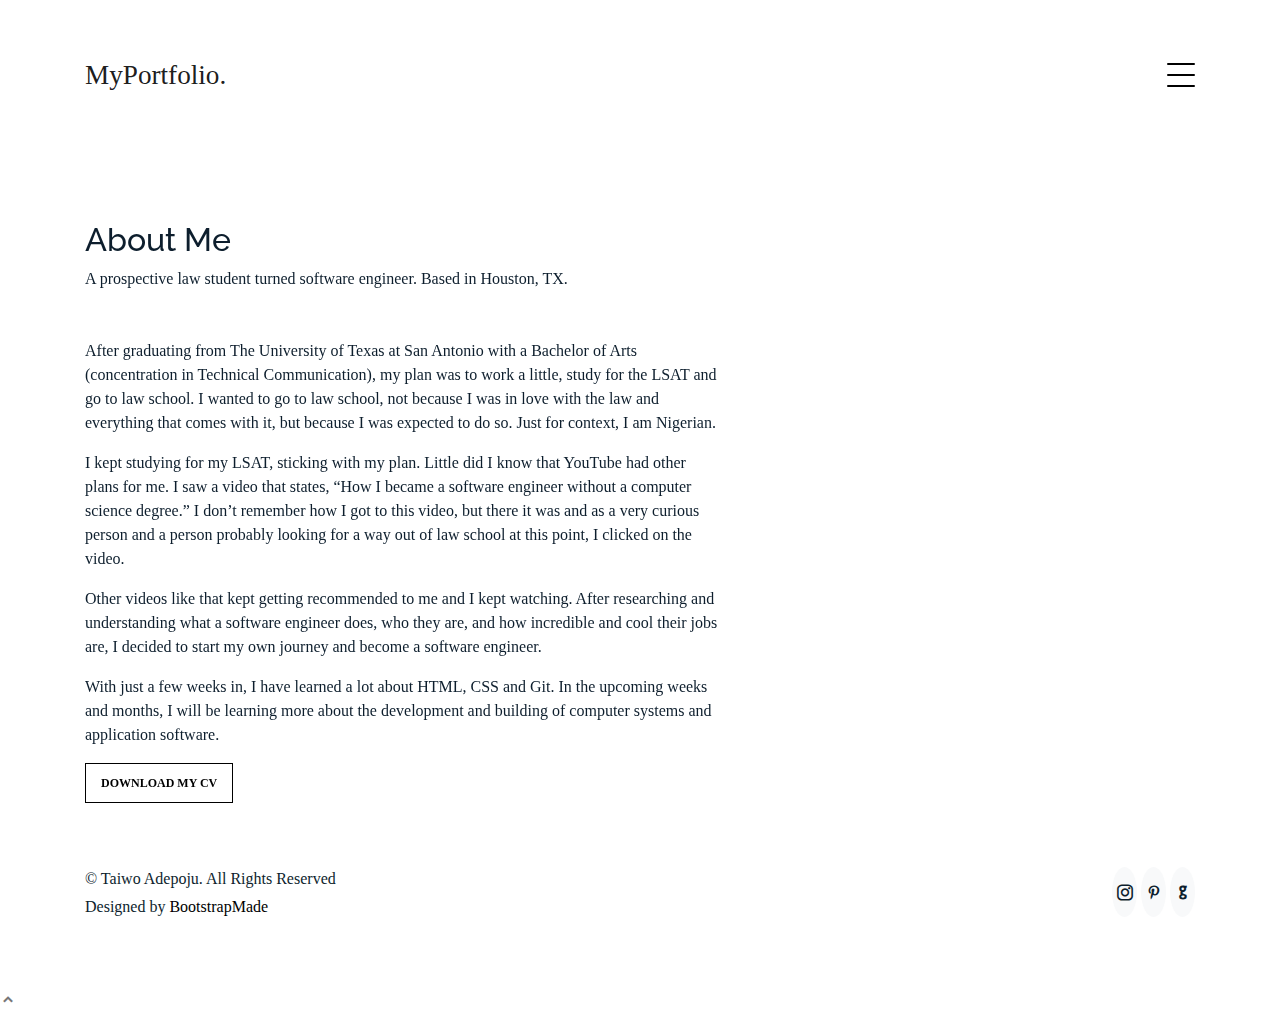
<file: about.html>
<!DOCTYPE html>
<html lang="en">

<head>
  <meta charset="utf-8">
  <meta content="width=device-width, initial-scale=1.0" name="viewport">

  <title>MyPortfolio Bootstrap Template - About</title>
  <meta content="" name="descriptison">
  <meta content="" name="keywords">

  <!-- Favicons -->
  <link href="assets/img/favicon.png" rel="icon">
  <link href="assets/img/apple-touch-icon.png" rel="apple-touch-icon">

  <!-- Google Fonts -->
  <link href="https://fonts.googleapis.com/css?family=https://fonts.googleapis.com/css?family=Inconsolata:400,500,600,700|Raleway:400,400i,500,500i,600,600i,700,700i" rel="stylesheet">

  <!-- Vendor CSS Files -->
  <link href="assets/vendor/bootstrap/css/bootstrap.min.css" rel="stylesheet">
  <link href="assets/vendor/icofont/icofont.min.css" rel="stylesheet">
  <link href="assets/vendor/aos/aos.css" rel="stylesheet">
  <link href="assets/vendor/line-awesome/css/line-awesome.min.css" rel="stylesheet">
  <link href="assets/vendor/owl.carousel/assets/owl.carousel.min.css" rel="stylesheet">

  <!-- Template Main CSS File -->
  <link href="assets/css/style.css" rel="stylesheet">

  <!-- =======================================================
  * Template Name: MyPortfolio - v2.0.0
  * Template URL: https://bootstrapmade.com/myportfolio-bootstrap-portfolio-website-template/
  * Author: BootstrapMade.com
  * License: https://bootstrapmade.com/license/
  ======================================================== -->
</head>

<body>

  <!-- ======= Navbar ======= -->
  <div class="collapse navbar-collapse custom-navmenu" id="main-navbar">
    <div class="container py-2 py-md-5">
      <div class="row align-items-start">
        <div class="col-md-2">
          <ul class="custom-menu">
            <li><a href="index.html">Home</a></li>
            <li class="active"><a href="about.html">About Me</a></li>
            <!--
            <li><a href="services.html">Services</a></li>
          -->
            <li><a href="work-single.html">Work</a></li>
          
            <li><a href="contact.html">Contact</a></li>
          </ul>
        </div>
        <!--
        <div class="col-md-6 d-none d-md-block  mr-auto">
          <div class="tweet d-flex">
            <span class="icofont-twitter text-white mt-2 mr-3"></span>
            <div>
              <p><em>Lorem ipsum dolor sit amet consectetur adipisicing elit. Quisquam necessitatibus incidunt ut officiis explicabo inventore. <br> <a href="#">t.co/v82jsk</a></em></p>
            </div>
          </div>
        </div>
        <div class="col-md-4 d-none d-md-block">
          <h3>Hire Me</h3>
          <p>Lorem ipsum dolor sit amet consectetur adipisicing elit. Quisquam necessitatibus incidunt ut officiisexplicabo inventore. <br> <a href="#">myemail@gmail.com</a></p>
        </div>
      -->
      </div>


    </div>
  </div>

  <nav class="navbar navbar-light custom-navbar">
    <div class="container">
      <a class="navbar-brand" href="index.html">MyPortfolio.</a>

      <a href="#" class="burger" data-toggle="collapse" data-target="#main-navbar">
        <span></span>
      </a>

    </div>
  </nav>

  <main id="main">

    <section class="section pb-5">
      <div class="container">
        <div class="row mb-5 align-items-end">
          <div class="col-md-6" data-aos="fade-up">

            <h2>About Me</h2>
            <p class="mb-0">A prospective law student turned software engineer. Based in Houston, TX.</p>
          </div>

        </div>


        <div class="row">
          <!--
          <div class="col-md-4 ml-auto order-2" data-aos="fade-up">
            <h3 class="h3 mb-4">Skills</h3>
            <ul class="list-unstyled">
              <li class="mb-3">
                <div class="d-flex mb-1">
                  <strong>WordPress</strong>
                  <span class="ml-auto">80%</span>
                </div>
                <div class="progress custom-progress">
                  <div class="progress-bar" role="progressbar" style="width: 80%" aria-valuenow="80" aria-valuemin="0" aria-valuemax="100"></div>
                </div>
              </li>
              <li class="mb-3">
                <div class="d-flex mb-1">
                  <strong>Photoshop</strong>
                  <span class="ml-auto">96%</span>
                </div>
                <div class="progress custom-progress">
                  <div class="progress-bar" role="progressbar" style="width: 96%" aria-valuenow="96" aria-valuemin="0" aria-valuemax="100"></div>
                </div>
              </li>
              <li class="mb-3">
                <div class="d-flex mb-1">
                  <strong>HTML5/CSS3</strong>
                  <span class="ml-auto">99%</span>
                </div>
                <div class="progress custom-progress">
                  <div class="progress-bar" role="progressbar" style="width: 99%" aria-valuenow="99" aria-valuemin="0" aria-valuemax="100"></div>
                </div>
              </li>
              <li class="mb-3">
                <div class="d-flex mb-1">
                  <strong>Veu</strong>
                  <span class="ml-auto">87%</span>
                </div>
                <div class="progress custom-progress">
                  <div class="progress-bar" role="progressbar" style="width: 87%" aria-valuenow="87" aria-valuemin="0" aria-valuemax="100"></div>
                </div>
              </li>
              <li class="mb-3">
                <div class="d-flex mb-1">
                  <strong>Angular</strong>
                  <span class="ml-auto">85%</span>
                </div>
                <div class="progress custom-progress">
                  <div class="progress-bar" role="progressbar" style="width: 85%" aria-valuenow="85" aria-valuemin="0" aria-valuemax="100"></div>
                </div>
              </li>
              <li class="mb-3">
                <div class="d-flex mb-1">
                  <strong>React</strong>
                  <span class="ml-auto">88%</span>
                </div>
                <div class="progress custom-progress">
                  <div class="progress-bar" role="progressbar" style="width: 88%" aria-valuenow="88" aria-valuemin="0" aria-valuemax="100"></div>
                </div>
              </li>
            </ul>
          </div>
        -->

          <div class="col-md-7 mb-5 mb-md-0" data-aos="fade-up">
            <!--
            <p><img src="assets/img/person_1_sq.jpg" alt="Image" class="img-fluid"></p>
          -->
            <p>After graduating from The University of Texas at San Antonio with a Bachelor of Arts (concentration in Technical Communication), my plan was to work a little, study for the LSAT and go to law school. I wanted to go to law school, not because I was in love with the law and everything that comes with it, but because I was expected to do so. Just for context, I am Nigerian.</p>
            <p>I kept studying for my LSAT, sticking with my plan. Little did I know that YouTube had other plans for me. I saw a video that states, “How I became a software engineer without a computer science degree.” I don’t remember how I got to this video, but there it was and as a very curious person and a person probably looking for a way out of law school at this point, I clicked on the video.</p>
            <p>Other videos like that kept getting recommended to me and I kept watching. After researching and understanding what a software engineer does, who they are, and how incredible and cool their jobs are, I decided to start my own journey and become a software engineer.</p>
            <p>With just a few weeks in, I have learned a lot about HTML, CSS and Git. In the upcoming weeks and months, I will be learning more about the development and building of computer systems and application software.</p>
            <p><a href="#" class="readmore">Download my CV</a></p>
          </div>

        </div>

      </div>

    </section>

  </main><!-- End #main -->

  <!-- ======= Footer ======= -->
  <footer class="footer" role="contentinfo">
    <div class="container">
      <div class="row">
        <div class="col-sm-6">
          <p class="mb-1">&copy; Taiwo Adepoju. All Rights Reserved</p>
          <div class="credits">
            <!--
            All the links in the footer should remain intact.
            You can delete the links only if you purchased the pro version.
            Licensing information: https://bootstrapmade.com/license/
            Purchase the pro version with working PHP/AJAX contact form: https://bootstrapmade.com/buy/?theme=MyPortfolio
          -->
            Designed by <a href="https://bootstrapmade.com/">BootstrapMade</a>
          </div>
        </div>
        <div class="col-sm-6 social text-md-right">
          <a href="https://www.instagram.com"><span class="icofont-instagram"></span></a>
          <a href="https://www.pinterest.com/taiwoadepoju/boards/"><span class="icofont-pinterest"></span></a>
          <a href="https://github.com/tadepoju95?tab=repositories"><span class="icofont-github"></span></a>
          <!--
          <a href="#"><span class="icofont-behance"></span></a>
        -->
        </div>
      </div>
    </div>
  </footer>

  <a href="#" class="back-to-top"><i class="icofont-simple-up"></i></a>

  <!-- Vendor JS Files -->
  <script src="assets/vendor/jquery/jquery.min.js"></script>
  <script src="assets/vendor/bootstrap/js/bootstrap.bundle.min.js"></script>
  <script src="assets/vendor/jquery.easing/jquery.easing.min.js"></script>
  <script src="assets/vendor/php-email-form/validate.js"></script>
  <script src="assets/vendor/aos/aos.js"></script>
  <script src="assets/vendor/isotope-layout/isotope.pkgd.min.js"></script>
  <script src="assets/vendor/owl.carousel/owl.carousel.min.js"></script>

  <!-- Template Main JS File -->
  <script src="assets/js/main.js"></script>

</body>

</html>
</file>
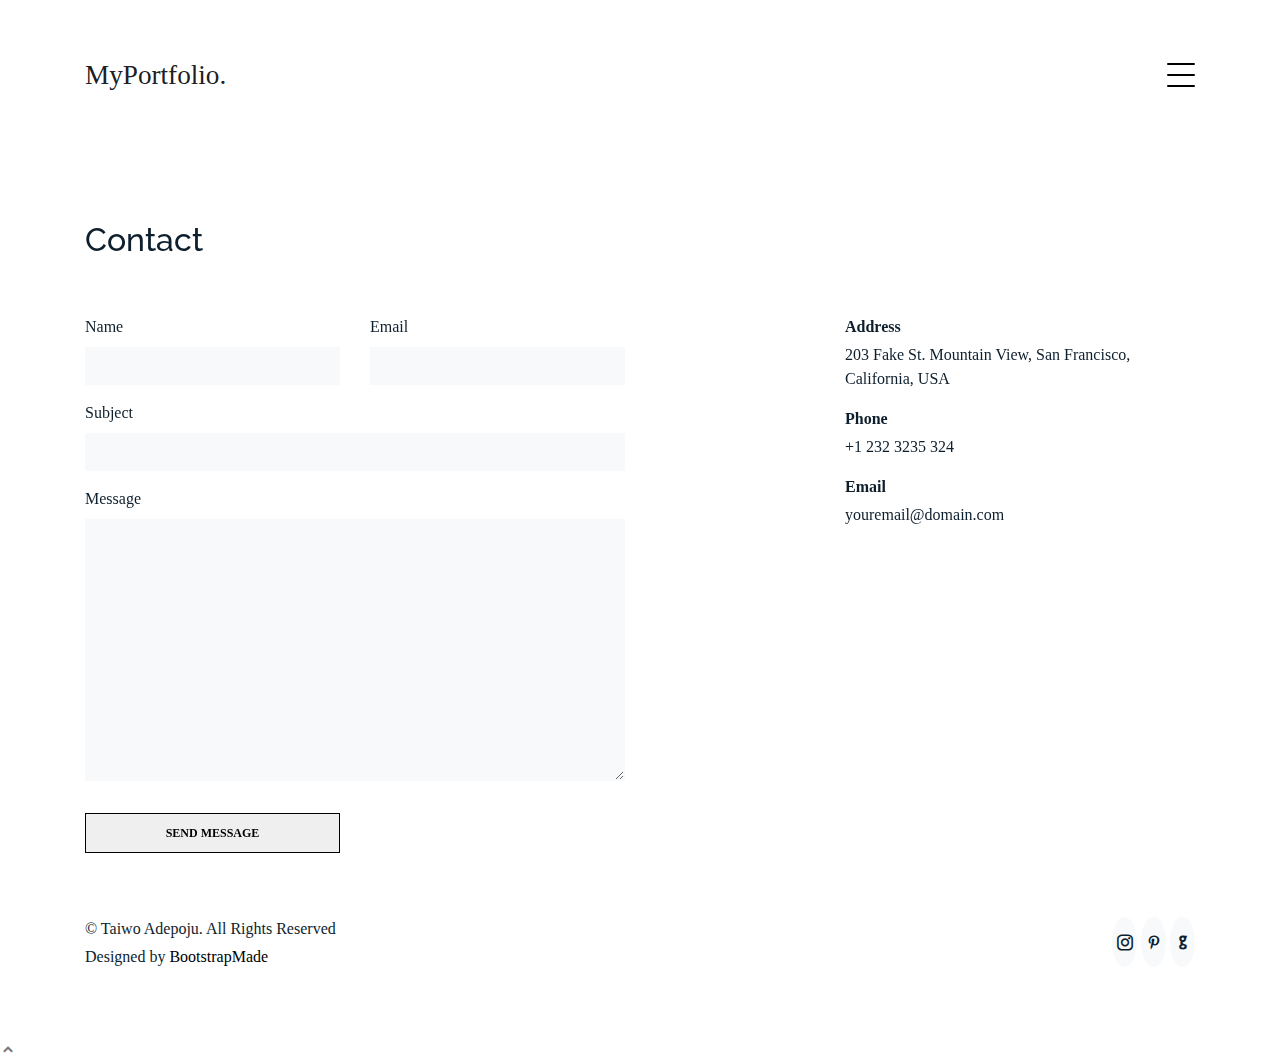
<file: contact.html>
<!DOCTYPE html>
<html lang="en">

<head>
  <meta charset="utf-8">
  <meta content="width=device-width, initial-scale=1.0" name="viewport">

  <title>MyPortfolio Bootstrap Template - Contact</title>
  <meta content="" name="descriptison">
  <meta content="" name="keywords">

  <!-- Favicons -->
  <link href="assets/img/favicon.png" rel="icon">
  <link href="assets/img/apple-touch-icon.png" rel="apple-touch-icon">

  <!-- Google Fonts -->
  <link href="https://fonts.googleapis.com/css?family=https://fonts.googleapis.com/css?family=Inconsolata:400,500,600,700|Raleway:400,400i,500,500i,600,600i,700,700i" rel="stylesheet">

  <!-- Vendor CSS Files -->
  <link href="assets/vendor/bootstrap/css/bootstrap.min.css" rel="stylesheet">
  <link href="assets/vendor/icofont/icofont.min.css" rel="stylesheet">
  <link href="assets/vendor/aos/aos.css" rel="stylesheet">
  <link href="assets/vendor/line-awesome/css/line-awesome.min.css" rel="stylesheet">
  <link href="assets/vendor/owl.carousel/assets/owl.carousel.min.css" rel="stylesheet">

  <!-- Template Main CSS File -->
  <link href="assets/css/style.css" rel="stylesheet">

  <!-- =======================================================
  * Template Name: MyPortfolio - v2.0.0
  * Template URL: https://bootstrapmade.com/myportfolio-bootstrap-portfolio-website-template/
  * Author: BootstrapMade.com
  * License: https://bootstrapmade.com/license/
  ======================================================== -->
</head>

<body>

  <!-- ======= Navbar ======= -->
  <div class="collapse navbar-collapse custom-navmenu" id="main-navbar">
    <div class="container py-2 py-md-5">
      <div class="row align-items-start">
        <div class="col-md-2">
          <ul class="custom-menu">
            <li><a href="index.html">Home</a></li>
            <li><a href="about.html">About Me</a></li>
            <!--
            <li><a href="services.html">Services</a></li>
          -->
            <li><a href="work-single.html">Work</a></li>
          
            <li class="active"><a href="contact.html">Contact</a></li>
          </ul>
        </div>
        <!--
        <div class="col-md-6 d-none d-md-block  mr-auto">
          <div class="tweet d-flex">
            <span class="icofont-twitter text-white mt-2 mr-3"></span>
            <div>
              <p><em>Lorem ipsum dolor sit amet consectetur adipisicing elit. Quisquam necessitatibus incidunt ut officiis explicabo inventore. <br> <a href="#">t.co/v82jsk</a></em></p>
            </div>
          </div>
        </div>
        <div class="col-md-4 d-none d-md-block">
          <h3>Hire Me</h3>
          <p>Lorem ipsum dolor sit amet consectetur adipisicing elit. Quisquam necessitatibus incidunt ut officiisexplicabo inventore. <br> <a href="#">myemail@gmail.com</a></p>
        </div>
      -->
      </div>

    </div>
  </div>

  <nav class="navbar navbar-light custom-navbar">
    <div class="container">
      <a class="navbar-brand" href="index.html">MyPortfolio.</a>

      <a href="#" class="burger" data-toggle="collapse" data-target="#main-navbar">
        <span></span>
      </a>

    </div>
  </nav>

  <main id="main">

    <section class="section pb-5">
      <div class="container">

        <div class="row mb-5 align-items-end">
          <div class="col-md-6" data-aos="fade-up">
            <h2>Contact</h2>
            <!--
            <p class="mb-0">Lorem ipsum dolor sit amet consectetur adipisicing elit. Quisquam necessitatibus incidunt ut
              officiis explicabo inventore.
            </p>
          -->
          </div>

        </div>

        <div class="row">
          <div class="col-md-6 mb-5 mb-md-0" data-aos="fade-up">

            <form action="forms/contact.php" method="post" role="form" class="php-email-form">

              <div class="row">
                <div class="col-md-6 form-group">
                  <label for="name">Name</label>
                  <input type="text" name="name" class="form-control" id="name" data-rule="minlen:4" data-msg="Please enter at least 4 chars" />
                  <div class="validate"></div>
                </div>
                <div class="col-md-6 form-group">
                  <label for="name">Email</label>
                  <input type="email" class="form-control" name="email" id="email" data-rule="email" data-msg="Please enter a valid email" />
                  <div class="validate"></div>
                </div>
                <div class="col-md-12 form-group">
                  <label for="name">Subject</label>
                  <input type="text" class="form-control" name="subject" id="subject" data-rule="minlen:4" data-msg="Please enter at least 8 chars of subject" />
                  <div class="validate"></div>
                </div>
                <div class="col-md-12 form-group">
                  <label for="name">Message</label>
                  <textarea class="form-control" name="message" cols="30" rows="10" data-rule="required" data-msg="Please write something for us"></textarea>
                  <div class="validate"></div>
                </div>

                <div class="col-md-12 mb-3">
                  <div class="loading">Loading</div>
                  <div class="error-message"></div>
                  <div class="sent-message">Your message has been sent. Thank you!</div>
                </div>

                <div class="col-md-6 form-group">
                  <input type="submit" class="readmore d-block w-100" value="Send Message">
                </div>
              </div>

            </form>

          </div>

          <div class="col-md-4 ml-auto order-2" data-aos="fade-up">
            <ul class="list-unstyled">
              <li class="mb-3">
                <strong class="d-block mb-1">Address</strong>
                <span>203 Fake St. Mountain View, San Francisco, California, USA</span>
              </li>
              <li class="mb-3">
                <strong class="d-block mb-1">Phone</strong>
                <span>+1 232 3235 324</span>
              </li>
              <li class="mb-3">
                <strong class="d-block mb-1">Email</strong>
                <span>youremail@domain.com</span>
              </li>
            </ul>
          </div>

        </div>

      </div>

    </section>

  </main><!-- End #main -->

  <!-- ======= Footer ======= -->
  <footer class="footer" role="contentinfo">
    <div class="container">
      <div class="row">
        <div class="col-sm-6">
          <p class="mb-1">&copy; Taiwo Adepoju. All Rights Reserved</p>
          <div class="credits">
            <!--
            All the links in the footer should remain intact.
            You can delete the links only if you purchased the pro version.
            Licensing information: https://bootstrapmade.com/license/
            Purchase the pro version with working PHP/AJAX contact form: https://bootstrapmade.com/buy/?theme=MyPortfolio
          -->
            Designed by <a href="https://bootstrapmade.com/">BootstrapMade</a>
          </div>
        </div>
        <div class="col-sm-6 social text-md-right">
          <a href="https://www.instagram.com"><span class="icofont-instagram"></span></a>
          <a href="https://www.pinterest.com/taiwoadepoju/boards/"><span class="icofont-pinterest"></span></a>
          <a href="https://github.com/tadepoju95?tab=repositories"><span class="icofont-github"></span></a>
          <!--
          <a href="#"><span class="icofont-behance"></span></a>
        -->
        </div>
      </div>
    </div>
  </footer>

  <a href="#" class="back-to-top"><i class="icofont-simple-up"></i></a>

  <!-- Vendor JS Files -->
  <script src="assets/vendor/jquery/jquery.min.js"></script>
  <script src="assets/vendor/bootstrap/js/bootstrap.bundle.min.js"></script>
  <script src="assets/vendor/jquery.easing/jquery.easing.min.js"></script>
  <script src="assets/vendor/php-email-form/validate.js"></script>
  <script src="assets/vendor/aos/aos.js"></script>
  <script src="assets/vendor/isotope-layout/isotope.pkgd.min.js"></script>
  <script src="assets/vendor/owl.carousel/owl.carousel.min.js"></script>

  <!-- Template Main JS File -->
  <script src="assets/js/main.js"></script>

</body>

</html>
</file>
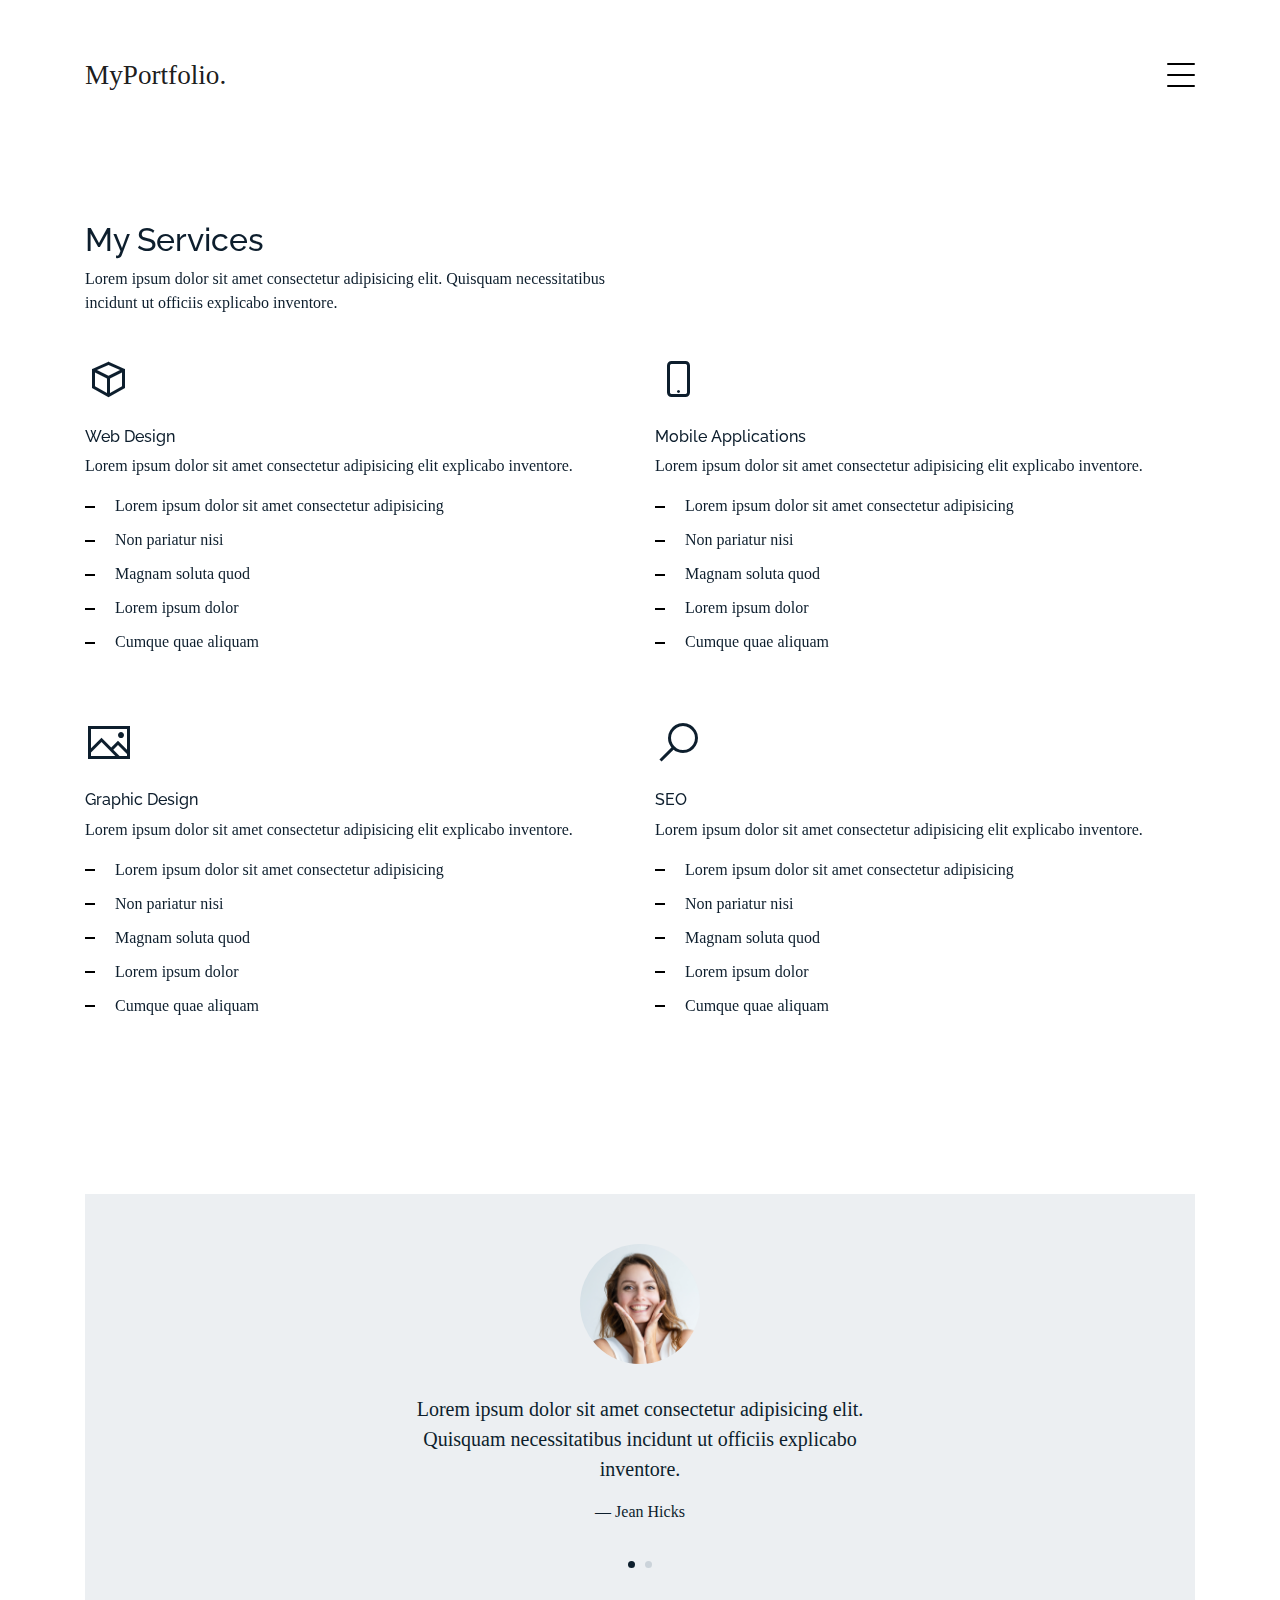
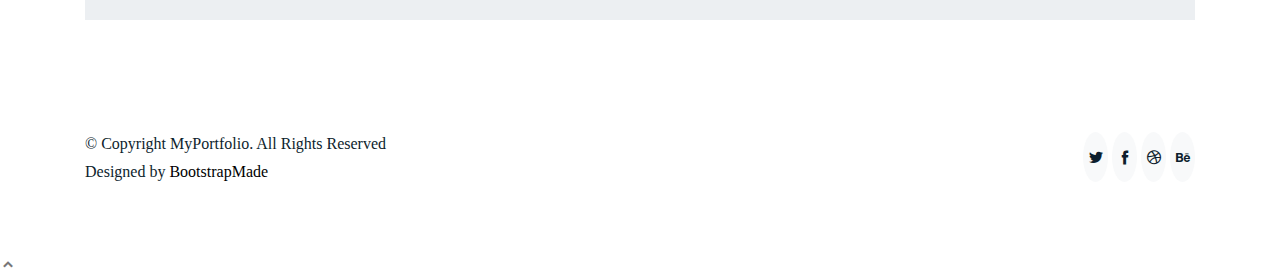
<file: services.html>
<!DOCTYPE html>
<html lang="en">

<head>
  <meta charset="utf-8">
  <meta content="width=device-width, initial-scale=1.0" name="viewport">

  <title>MyPortfolio Bootstrap Template - Services</title>
  <meta content="" name="descriptison">
  <meta content="" name="keywords">

  <!-- Favicons -->
  <link href="assets/img/favicon.png" rel="icon">
  <link href="assets/img/apple-touch-icon.png" rel="apple-touch-icon">

  <!-- Google Fonts -->
  <link href="https://fonts.googleapis.com/css?family=https://fonts.googleapis.com/css?family=Inconsolata:400,500,600,700|Raleway:400,400i,500,500i,600,600i,700,700i" rel="stylesheet">

  <!-- Vendor CSS Files -->
  <link href="assets/vendor/bootstrap/css/bootstrap.min.css" rel="stylesheet">
  <link href="assets/vendor/icofont/icofont.min.css" rel="stylesheet">
  <link href="assets/vendor/aos/aos.css" rel="stylesheet">
  <link href="assets/vendor/line-awesome/css/line-awesome.min.css" rel="stylesheet">
  <link href="assets/vendor/owl.carousel/assets/owl.carousel.min.css" rel="stylesheet">

  <!-- Template Main CSS File -->
  <link href="assets/css/style.css" rel="stylesheet">

  <!-- =======================================================
  * Template Name: MyPortfolio - v2.0.0
  * Template URL: https://bootstrapmade.com/myportfolio-bootstrap-portfolio-website-template/
  * Author: BootstrapMade.com
  * License: https://bootstrapmade.com/license/
  ======================================================== -->
</head>

<body>

  <!-- ======= Navbar ======= -->
  <div class="collapse navbar-collapse custom-navmenu" id="main-navbar">
    <div class="container py-2 py-md-5">
      <div class="row align-items-start">
        <div class="col-md-2">
          <ul class="custom-menu">
            <li><a href="index.html">Home</a></li>
            <li><a href="about.html">About Me</a></li>
            <li class="active"><a href="services.html">Services</a></li>
            <li><a href="works.html">Works</a></li>
            <li><a href="contact.html">Contact</a></li>
          </ul>
        </div>
        <div class="col-md-6 d-none d-md-block  mr-auto">
          <div class="tweet d-flex">
            <span class="icofont-twitter text-white mt-2 mr-3"></span>
            <div>
              <p><em>Lorem ipsum dolor sit amet consectetur adipisicing elit. Quisquam necessitatibus incidunt ut officiis explicabo inventore. <br> <a href="#">t.co/v82jsk</a></em></p>
            </div>
          </div>
        </div>
        <div class="col-md-4 d-none d-md-block">
          <h3>Hire Me</h3>
          <p>Lorem ipsum dolor sit amet consectetur adipisicing elit. Quisquam necessitatibus incidunt ut officiisexplicabo inventore. <br> <a href="#">myemail@gmail.com</a></p>
        </div>
      </div>

    </div>
  </div>

  <nav class="navbar navbar-light custom-navbar">
    <div class="container">
      <a class="navbar-brand" href="index.html">MyPortfolio.</a>

      <a href="#" class="burger" data-toggle="collapse" data-target="#main-navbar">
        <span></span>
      </a>

    </div>
  </nav>

  <main id="main">

    <section class="section">
      <div class="container">
        <div class="row mb-4 align-items-center">
          <div class="col-md-6" data-aos="fade-up">

            <h2>My Services</h2>
            <p>Lorem ipsum dolor sit amet consectetur adipisicing elit. Quisquam necessitatibus incidunt ut officiis
              explicabo inventore.</p>

          </div>

        </div>
      </div>

      <div class="site-section pb-0">
        <div class="container">

          <div class="row">

            <div class="col-12 col-sm-6 col-md-6 col-lg-6 mb-5" data-aos="fade-up" data-aos-delay="">
              <span class="la la-cube la-3x mb-4"></span>
              <h4 class="h4 mb-2">Web Design</h4>
              <p>Lorem ipsum dolor sit amet consectetur adipisicing elit explicabo inventore.</p>
              <ul class="list-unstyled list-line">
                <li>Lorem ipsum dolor sit amet consectetur adipisicing</li>
                <li>Non pariatur nisi</li>
                <li>Magnam soluta quod</li>
                <li>Lorem ipsum dolor</li>
                <li>Cumque quae aliquam</li>
              </ul>
            </div>
            <div class="col-12 col-sm-6 col-md-6 col-lg-6 mb-5" data-aos="fade-up" data-aos-delay="100">
              <span class="la la-mobile la-3x mb-4"></span>
              <h4 class="h4 mb-2">Mobile Applications</h4>
              <p>Lorem ipsum dolor sit amet consectetur adipisicing elit explicabo inventore.</p>
              <ul class="list-unstyled list-line">
                <li>Lorem ipsum dolor sit amet consectetur adipisicing</li>
                <li>Non pariatur nisi</li>
                <li>Magnam soluta quod</li>
                <li>Lorem ipsum dolor</li>
                <li>Cumque quae aliquam</li>
              </ul>
            </div>
            <div class="col-12 col-sm-6 col-md-6 col-lg-6 mb-5" data-aos="fade-up" data-aos-delay="">
              <span class="la la-image la-3x mb-4"></span>
              <h4 class="h4 mb-2">Graphic Design</h4>
              <p>Lorem ipsum dolor sit amet consectetur adipisicing elit explicabo inventore.</p>
              <ul class="list-unstyled list-line">
                <li>Lorem ipsum dolor sit amet consectetur adipisicing</li>
                <li>Non pariatur nisi</li>
                <li>Magnam soluta quod</li>
                <li>Lorem ipsum dolor</li>
                <li>Cumque quae aliquam</li>
              </ul>
            </div>
            <div class="col-12 col-sm-6 col-md-6 col-lg-6 mb-5" data-aos="fade-up" data-aos-delay="100">
              <span class="la la-search la-3x mb-4"></span>
              <h4 class="h4 mb-2">SEO</h4>
              <p>Lorem ipsum dolor sit amet consectetur adipisicing elit explicabo inventore.</p>
              <ul class="list-unstyled list-line">
                <li>Lorem ipsum dolor sit amet consectetur adipisicing</li>
                <li>Non pariatur nisi</li>
                <li>Magnam soluta quod</li>
                <li>Lorem ipsum dolor</li>
                <li>Cumque quae aliquam</li>
              </ul>
            </div>
          </div>
        </div>
      </div>
    </section>

    <!-- ======= Testimonials Section ======= -->
    <section class="section pt-0">
      <div class="container">

        <div class="owl-carousel testimonial-carousel">

          <div class="testimonial-wrap">
            <div class="testimonial">
              <img src="assets/img/person_1.jpg" alt="Image" class="img-fluid">
              <blockquote>
                <p>Lorem ipsum dolor sit amet consectetur adipisicing elit. Quisquam necessitatibus incidunt ut officiis
                  explicabo inventore.</p>
              </blockquote>
              <p>&mdash; Jean Hicks</p>
            </div>
          </div>

          <div class="testimonial-wrap">
            <div class="testimonial">
              <img src="assets/img/person_2.jpg" alt="Image" class="img-fluid">
              <blockquote>
                <p>Lorem ipsum dolor sit amet consectetur adipisicing elit. Quisquam necessitatibus incidunt ut officiis
                  explicabo inventore.</p>
              </blockquote>
              <p>&mdash; Chris Stanworth</p>
            </div>
          </div>

        </div>

      </div>
    </section><!-- End Testimonials Section -->

  </main><!-- End #main -->

  <!-- ======= Footer ======= -->
  <footer class="footer" role="contentinfo">
    <div class="container">
      <div class="row">
        <div class="col-sm-6">
          <p class="mb-1">&copy; Copyright MyPortfolio. All Rights Reserved</p>
          <div class="credits">
            <!--
            All the links in the footer should remain intact.
            You can delete the links only if you purchased the pro version.
            Licensing information: https://bootstrapmade.com/license/
            Purchase the pro version with working PHP/AJAX contact form: https://bootstrapmade.com/buy/?theme=MyPortfolio
          -->
            Designed by <a href="https://bootstrapmade.com/">BootstrapMade</a>
          </div>
        </div>
        <div class="col-sm-6 social text-md-right">
          <a href="#"><span class="icofont-twitter"></span></a>
          <a href="#"><span class="icofont-facebook"></span></a>
          <a href="#"><span class="icofont-dribbble"></span></a>
          <a href="#"><span class="icofont-behance"></span></a>
        </div>
      </div>
    </div>
  </footer>

  <a href="#" class="back-to-top"><i class="icofont-simple-up"></i></a>

  <!-- Vendor JS Files -->
  <script src="assets/vendor/jquery/jquery.min.js"></script>
  <script src="assets/vendor/bootstrap/js/bootstrap.bundle.min.js"></script>
  <script src="assets/vendor/jquery.easing/jquery.easing.min.js"></script>
  <script src="assets/vendor/php-email-form/validate.js"></script>
  <script src="assets/vendor/aos/aos.js"></script>
  <script src="assets/vendor/isotope-layout/isotope.pkgd.min.js"></script>
  <script src="assets/vendor/owl.carousel/owl.carousel.min.js"></script>

  <!-- Template Main JS File -->
  <script src="assets/js/main.js"></script>

</body>

</html>
</file>
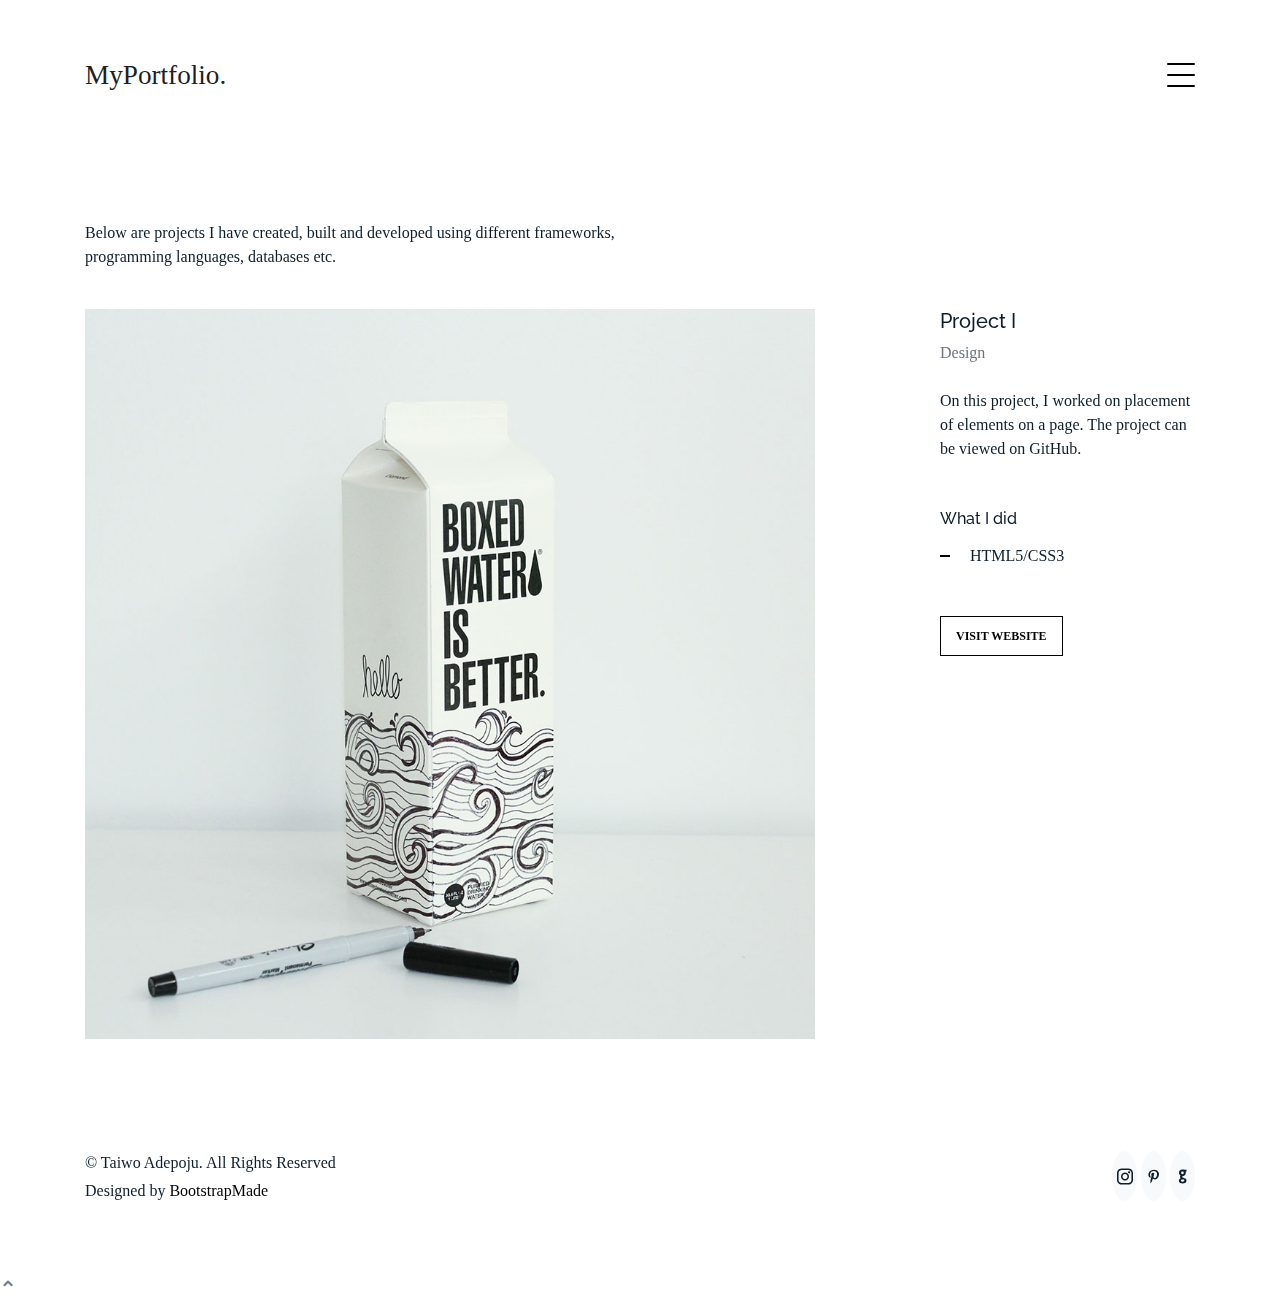
<file: work-single.html>
<!DOCTYPE html>
<html lang="en">

<head>
  <meta charset="utf-8">
  <meta content="width=device-width, initial-scale=1.0" name="viewport">

  <title>MyPortfolio Bootstrap Template - Work Single</title>
  <meta content="" name="descriptison">
  <meta content="" name="keywords">

  <!-- Favicons -->
  <link href="assets/img/favicon.png" rel="icon">
  <link href="assets/img/apple-touch-icon.png" rel="apple-touch-icon">

  <!-- Google Fonts -->
  <link href="https://fonts.googleapis.com/css?family=https://fonts.googleapis.com/css?family=Inconsolata:400,500,600,700|Raleway:400,400i,500,500i,600,600i,700,700i" rel="stylesheet">

  <!-- Vendor CSS Files -->
  <link href="assets/vendor/bootstrap/css/bootstrap.min.css" rel="stylesheet">
  <link href="assets/vendor/icofont/icofont.min.css" rel="stylesheet">
  <link href="assets/vendor/aos/aos.css" rel="stylesheet">
  <link href="assets/vendor/line-awesome/css/line-awesome.min.css" rel="stylesheet">
  <link href="assets/vendor/owl.carousel/assets/owl.carousel.min.css" rel="stylesheet">

  <!-- Template Main CSS File -->
  <link href="assets/css/style.css" rel="stylesheet">

  <!-- =======================================================
  * Template Name: MyPortfolio - v2.0.0
  * Template URL: https://bootstrapmade.com/myportfolio-bootstrap-portfolio-website-template/
  * Author: BootstrapMade.com
  * License: https://bootstrapmade.com/license/
  ======================================================== -->
</head>

<body>

  <!-- ======= Navbar ======= -->
  <div class="collapse navbar-collapse custom-navmenu" id="main-navbar">
    <div class="container py-2 py-md-5">
      <div class="row align-items-start">
        <div class="col-md-2">
          <ul class="custom-menu">
            <li><a href="index.html">Home</a></li>
            <li><a href="about.html">About Me</a></li>
            <!--
            <li><a href="services.html">Services</a></li>
          -->
            <li class="active"><a href="work-single.html">Work</a></li>
            <li><a href="contact.html">Contact</a></li>
          </ul>
        </div>
        <!--
        <div class="col-md-6 d-none d-md-block  mr-auto">
          <div class="tweet d-flex">
            <span class="icofont-twitter text-white mt-2 mr-3"></span>
            <div>
              <p><em>Lorem ipsum dolor sit amet consectetur adipisicing elit. Quisquam necessitatibus incidunt ut officiis explicabo inventore. <br> <a href="#">t.co/v82jsk</a></em></p>
            </div>
          </div>
        </div>
        <div class="col-md-4 d-none d-md-block">
          <h3>Hire Me</h3>
          <p>Lorem ipsum dolor sit amet consectetur adipisicing elit. Quisquam necessitatibus incidunt ut officiisexplicabo inventore. <br> <a href="#">myemail@gmail.com</a></p>
        </div>
      -->
      </div>

    </div>
  </div>

  <nav class="navbar navbar-light custom-navbar">
    <div class="container">
      <a class="navbar-brand" href="index.html">MyPortfolio.</a>

      <a href="#" class="burger" data-toggle="collapse" data-target="#main-navbar">
        <span></span>
      </a>

    </div>
  </nav>

  <main id="main">

    <section class="section">
      <div class="container">
        <div class="row mb-4 align-items-center">
          <div class="col-md-6" data-aos="fade-up">
            <!--
            <h2>Work</h2>
            -->
            <p>Below are projects I have created, built and developed using different frameworks, programming languages, databases etc.</p>
          
          </div>
        </div>
      </div>

      <div class="site-section pb-0">
        <div class="container">
          <div class="row align-items-stretch">
            <div class="col-md-8" data-aos="fade-up">
              <img src="assets/img/img_1_big.jpg" alt="Image" class="img-fluid">
            </div>
            <div class="col-md-3 ml-auto" data-aos="fade-up" data-aos-delay="100">
              <div class="sticky-content">
                <h3 class="h3">Project I</h3>
                <p class="mb-4"><span class="text-muted">Design</span></p>

                <div class="mb-5">
                  <p>On this project, I worked on placement of elements on a page. The project can be viewed on GitHub.</p>

                </div>

                <h4 class="h4 mb-3">What I did</h4>
                <ul class="list-unstyled list-line mb-5">
                  <!--
                  <li>Design</li>
                -->
                  <li>HTML5/CSS3</li>
                  <!--
                  <li>CMS</li>
                  <li>Logo</li>
                -->
                </ul>

                <p><a href="https://github.com/tadepoju95?tab=repositories" class="readmore">Visit Website</a></p>
              </div>
            </div>
          </div>
        </div>
    </section>

    <!-- ======= Testimonials Section ======= -->
    <!--
    <section class="section pt-0">
      <div class="container">

        <div class="owl-carousel testimonial-carousel">

          <div class="testimonial-wrap">
            <div class="testimonial">
              <img src="assets/img/person_1.jpg" alt="Image" class="img-fluid">
              <blockquote>
                <p>Lorem ipsum dolor sit amet consectetur adipisicing elit. Quisquam necessitatibus incidunt ut officiis
                  explicabo inventore.</p>
              </blockquote>
              <p>&mdash; Jean Hicks</p>
            </div>
          </div>

          <div class="testimonial-wrap">
            <div class="testimonial">
              <img src="assets/img/person_2.jpg" alt="Image" class="img-fluid">
              <blockquote>
                <p>Lorem ipsum dolor sit amet consectetur adipisicing elit. Quisquam necessitatibus incidunt ut officiis
                  explicabo inventore.</p>
              </blockquote>
              <p>&mdash; Chris Stanworth</p>
            </div>
          </div>

        </div>

      </div>
    </section>
  -->
    <!-- End Testimonials Section -->

  </main><!-- End #main -->

  <!-- ======= Footer ======= -->
  <footer class="footer" role="contentinfo">
    <div class="container">
      <div class="row">
        <div class="col-sm-6">
          <p class="mb-1">&copy; Taiwo Adepoju. All Rights Reserved</p>
          <div class="credits">
            <!--
            All the links in the footer should remain intact.
            You can delete the links only if you purchased the pro version.
            Licensing information: https://bootstrapmade.com/license/
            Purchase the pro version with working PHP/AJAX contact form: https://bootstrapmade.com/buy/?theme=MyPortfolio
          -->
            Designed by <a href="https://bootstrapmade.com/">BootstrapMade</a>
          </div>
        </div>
        <div class="col-sm-6 social text-md-right">
          <a href="https://www.instagram.com"><span class="icofont-instagram"></span></a>
          <a href="https://www.pinterest.com/taiwoadepoju/boards/"><span class="icofont-pinterest"></span></a>
          <a href="https://github.com/tadepoju95?tab=repositories"><span class="icofont-github"></span></a>
          <!--
          <a href="#"><span class="icofont-behance"></span></a>
        -->
        </div>
      </div>
    </div>
  </footer>

  <a href="#" class="back-to-top"><i class="icofont-simple-up"></i></a>

  <!-- Vendor JS Files -->
  <script src="assets/vendor/jquery/jquery.min.js"></script>
  <script src="assets/vendor/bootstrap/js/bootstrap.bundle.min.js"></script>
  <script src="assets/vendor/jquery.easing/jquery.easing.min.js"></script>
  <script src="assets/vendor/php-email-form/validate.js"></script>
  <script src="assets/vendor/aos/aos.js"></script>
  <script src="assets/vendor/isotope-layout/isotope.pkgd.min.js"></script>
  <script src="assets/vendor/owl.carousel/owl.carousel.min.js"></script>

  <!-- Template Main JS File -->
  <script src="assets/js/main.js"></script>

</body>

</html>
</file>
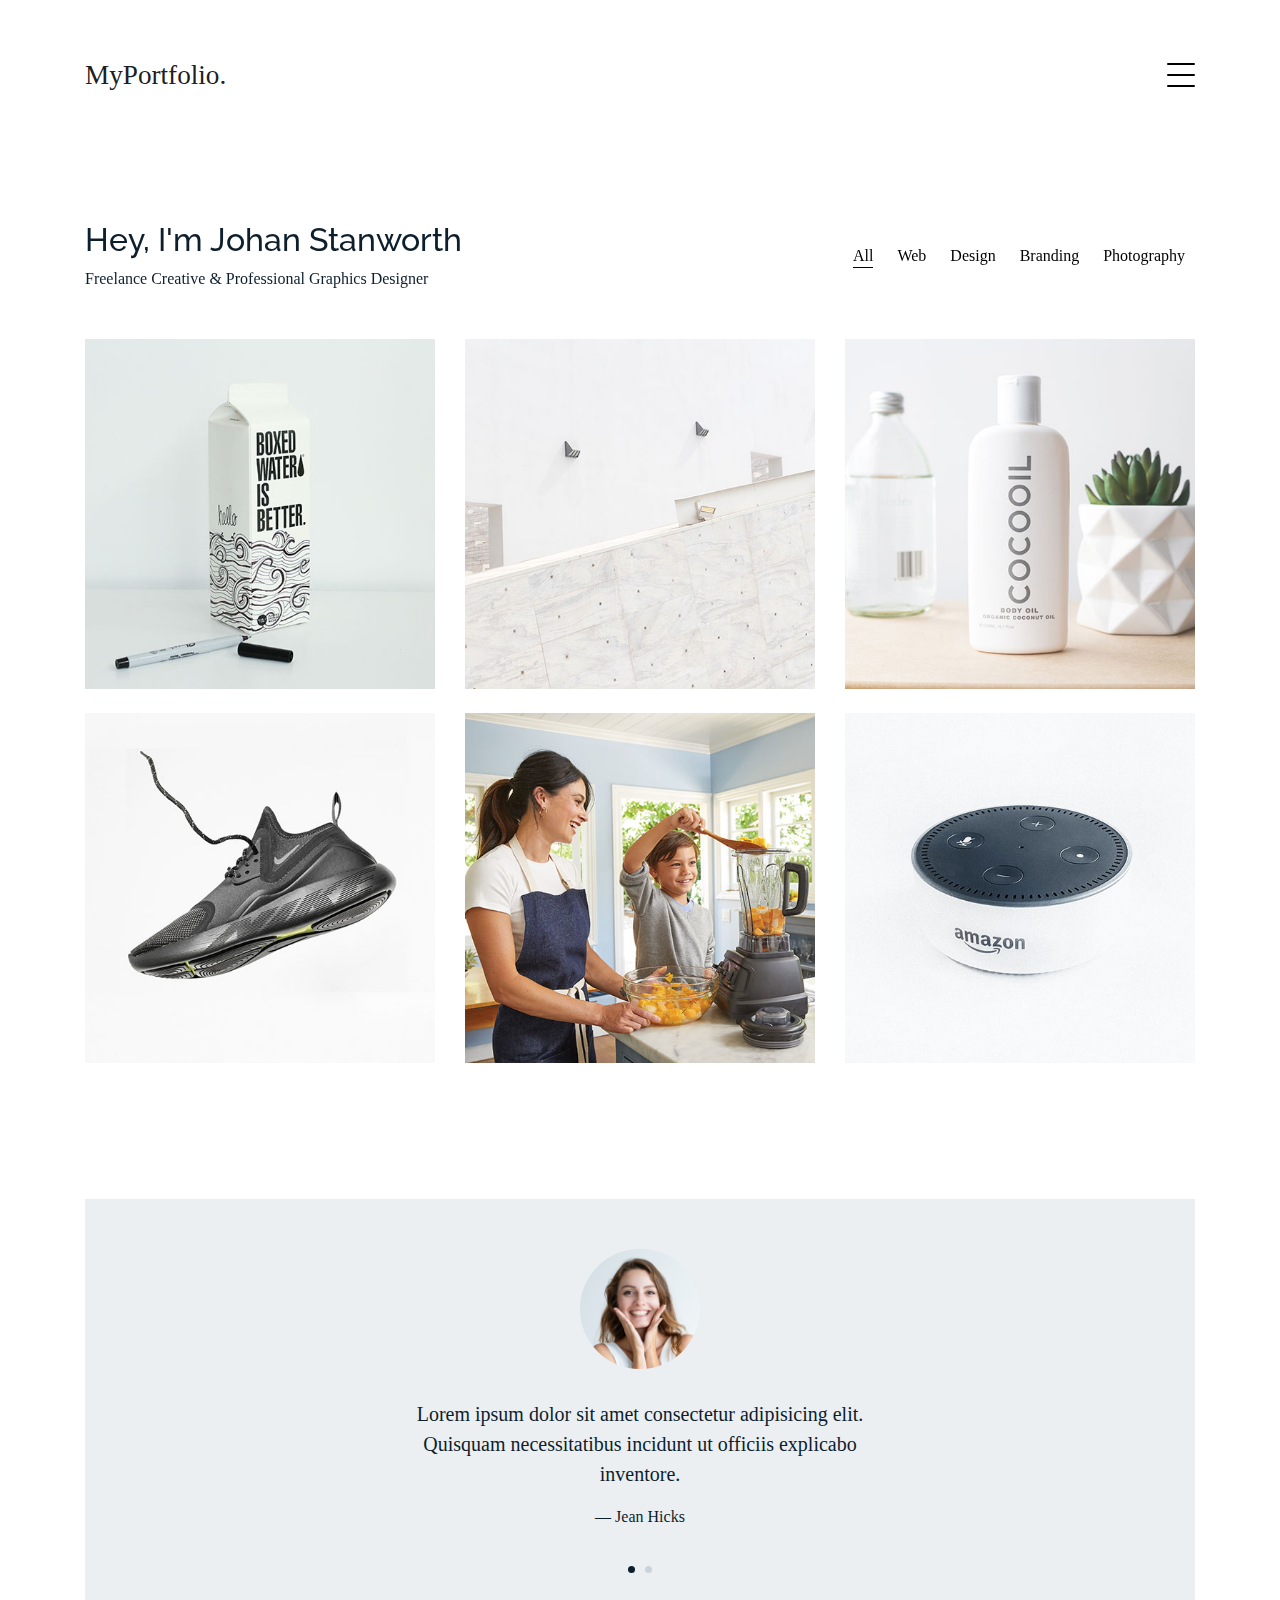
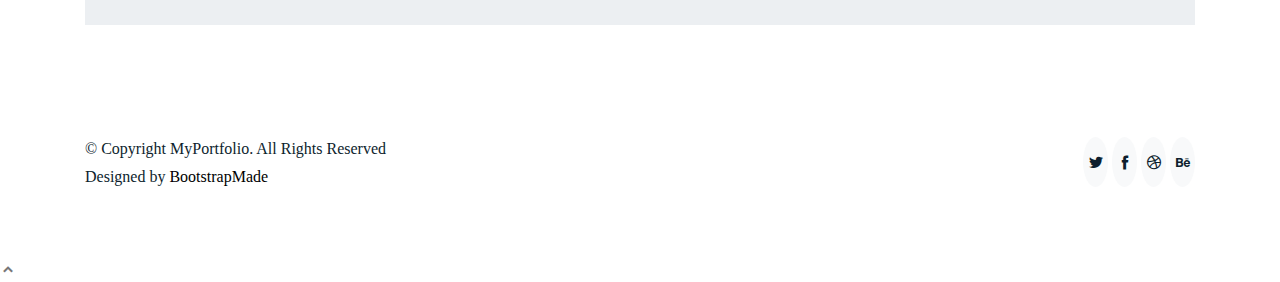
<file: works.html>
<!DOCTYPE html>
<html lang="en">

<head>
  <meta charset="utf-8">
  <meta content="width=device-width, initial-scale=1.0" name="viewport">

  <title>MyPortfolio Bootstrap Template - Works</title>
  <meta content="" name="descriptison">
  <meta content="" name="keywords">

  <!-- Favicons -->
  <link href="assets/img/favicon.png" rel="icon">
  <link href="assets/img/apple-touch-icon.png" rel="apple-touch-icon">

  <!-- Google Fonts -->
  <link href="https://fonts.googleapis.com/css?family=https://fonts.googleapis.com/css?family=Inconsolata:400,500,600,700|Raleway:400,400i,500,500i,600,600i,700,700i" rel="stylesheet">

  <!-- Vendor CSS Files -->
  <link href="assets/vendor/bootstrap/css/bootstrap.min.css" rel="stylesheet">
  <link href="assets/vendor/icofont/icofont.min.css" rel="stylesheet">
  <link href="assets/vendor/aos/aos.css" rel="stylesheet">
  <link href="assets/vendor/line-awesome/css/line-awesome.min.css" rel="stylesheet">
  <link href="assets/vendor/owl.carousel/assets/owl.carousel.min.css" rel="stylesheet">

  <!-- Template Main CSS File -->
  <link href="assets/css/style.css" rel="stylesheet">

  <!-- =======================================================
  * Template Name: MyPortfolio - v2.0.0
  * Template URL: https://bootstrapmade.com/myportfolio-bootstrap-portfolio-website-template/
  * Author: BootstrapMade.com
  * License: https://bootstrapmade.com/license/
  ======================================================== -->
</head>

<body>

  <!-- ======= Navbar ======= -->
  <div class="collapse navbar-collapse custom-navmenu" id="main-navbar">
    <div class="container py-2 py-md-5">
      <div class="row align-items-start">
        <div class="col-md-2">
          <ul class="custom-menu">
            <li><a href="index.html">Home</a></li>
            <li><a href="about.html">About Me</a></li>
            <li><a href="services.html">Services</a></li>
            <li class="active"><a href="works.html">Works</a></li>
            <li><a href="contact.html">Contact</a></li>
          </ul>
        </div>
        <div class="col-md-6 d-none d-md-block  mr-auto">
          <div class="tweet d-flex">
            <span class="icofont-twitter text-white mt-2 mr-3"></span>
            <div>
              <p><em>Lorem ipsum dolor sit amet consectetur adipisicing elit. Quisquam necessitatibus incidunt ut officiis explicabo inventore. <br> <a href="#">t.co/v82jsk</a></em></p>
            </div>
          </div>
        </div>
        <div class="col-md-4 d-none d-md-block">
          <h3>Hire Me</h3>
          <p>Lorem ipsum dolor sit amet consectetur adipisicing elit. Quisquam necessitatibus incidunt ut officiisexplicabo inventore. <br> <a href="#">myemail@gmail.com</a></p>
        </div>
      </div>

    </div>
  </div>

  <nav class="navbar navbar-light custom-navbar">
    <div class="container">
      <a class="navbar-brand" href="index.html">MyPortfolio.</a>

      <a href="#" class="burger" data-toggle="collapse" data-target="#main-navbar">
        <span></span>
      </a>

    </div>
  </nav>

  <main id="main">

    <!-- ======= Works Section ======= -->
    <section class="section site-portfolio">
      <div class="container">
        <div class="row mb-5 align-items-center">
          <div class="col-md-12 col-lg-6 mb-4 mb-lg-0" data-aos="fade-up">
            <h2>Hey, I'm Johan Stanworth</h2>
            <p class="mb-0">Freelance Creative &amp; Professional Graphics Designer</p>
          </div>
          <div class="col-md-12 col-lg-6 text-left text-lg-right" data-aos="fade-up" data-aos-delay="100">
            <div id="filters" class="filters">
              <a href="#" data-filter="*" class="active">All</a>
              <a href="#" data-filter=".web">Web</a>
              <a href="#" data-filter=".design">Design</a>
              <a href="#" data-filter=".branding">Branding</a>
              <a href="#" data-filter=".photography">Photography</a>
            </div>
          </div>
        </div>
        <div id="portfolio-grid" class="row no-gutter" data-aos="fade-up" data-aos-delay="200">
          <div class="item web col-sm-6 col-md-4 col-lg-4 mb-4">
            <a href="work-single.html" class="item-wrap fancybox">
              <div class="work-info">
                <h3>Boxed Water</h3>
                <span>Web</span>
              </div>
              <img class="img-fluid" src="assets/img/img_1.jpg">
            </a>
          </div>
          <div class="item photography col-sm-6 col-md-4 col-lg-4 mb-4">
            <a href="work-single.html" class="item-wrap fancybox">
              <div class="work-info">
                <h3>Build Indoo</h3>
                <span>Photography</span>
              </div>
              <img class="img-fluid" src="assets/img/img_2.jpg">
            </a>
          </div>
          <div class="item branding col-sm-6 col-md-4 col-lg-4 mb-4">
            <a href="work-single.html" class="item-wrap fancybox">
              <div class="work-info">
                <h3>Cocooil</h3>
                <span>Branding</span>
              </div>
              <img class="img-fluid" src="assets/img/img_3.jpg">
            </a>
          </div>
          <div class="item design col-sm-6 col-md-4 col-lg-4 mb-4">
            <a href="work-single.html" class="item-wrap fancybox">
              <div class="work-info">
                <h3>Nike Shoe</h3>
                <span>Design</span>
              </div>
              <img class="img-fluid" src="assets/img/img_4.jpg">
            </a>
          </div>
          <div class="item photography col-sm-6 col-md-4 col-lg-4 mb-4">
            <a href="work-single.html" class="item-wrap fancybox">
              <div class="work-info">
                <h3>Kitchen Sink</h3>
                <span>Photography</span>
              </div>
              <img class="img-fluid" src="assets/img/img_5.jpg">
            </a>
          </div>
          <div class="item branding col-sm-6 col-md-4 col-lg-4 mb-4">
            <a href="work-single.html" class="item-wrap fancybox">
              <div class="work-info">
                <h3>Amazon</h3>
                <span>brandingn</span>
              </div>
              <img class="img-fluid" src="assets/img/img_6.jpg">
            </a>
          </div>
        </div>
      </div>
    </section><!-- End  Works Section -->

    <!-- ======= Testimonials Section ======= -->
    <section class="section pt-0">
      <div class="container">

        <div class="owl-carousel testimonial-carousel">

          <div class="testimonial-wrap">
            <div class="testimonial">
              <img src="assets/img/person_1.jpg" alt="Image" class="img-fluid">
              <blockquote>
                <p>Lorem ipsum dolor sit amet consectetur adipisicing elit. Quisquam necessitatibus incidunt ut officiis
                  explicabo inventore.</p>
              </blockquote>
              <p>&mdash; Jean Hicks</p>
            </div>
          </div>

          <div class="testimonial-wrap">
            <div class="testimonial">
              <img src="assets/img/person_2.jpg" alt="Image" class="img-fluid">
              <blockquote>
                <p>Lorem ipsum dolor sit amet consectetur adipisicing elit. Quisquam necessitatibus incidunt ut officiis
                  explicabo inventore.</p>
              </blockquote>
              <p>&mdash; Chris Stanworth</p>
            </div>
          </div>

        </div>

      </div>
    </section><!-- End Testimonials Section -->

  </main><!-- End #main -->

  <!-- ======= Footer ======= -->
  <footer class="footer" role="contentinfo">
    <div class="container">
      <div class="row">
        <div class="col-sm-6">
          <p class="mb-1">&copy; Copyright MyPortfolio. All Rights Reserved</p>
          <div class="credits">
            <!--
            All the links in the footer should remain intact.
            You can delete the links only if you purchased the pro version.
            Licensing information: https://bootstrapmade.com/license/
            Purchase the pro version with working PHP/AJAX contact form: https://bootstrapmade.com/buy/?theme=MyPortfolio
          -->
            Designed by <a href="https://bootstrapmade.com/">BootstrapMade</a>
          </div>
        </div>
        <div class="col-sm-6 social text-md-right">
          <a href="#"><span class="icofont-twitter"></span></a>
          <a href="#"><span class="icofont-facebook"></span></a>
          <a href="#"><span class="icofont-dribbble"></span></a>
          <a href="#"><span class="icofont-behance"></span></a>
        </div>
      </div>
    </div>
  </footer>

  <a href="#" class="back-to-top"><i class="icofont-simple-up"></i></a>

  <!-- Vendor JS Files -->
  <script src="assets/vendor/jquery/jquery.min.js"></script>
  <script src="assets/vendor/bootstrap/js/bootstrap.bundle.min.js"></script>
  <script src="assets/vendor/jquery.easing/jquery.easing.min.js"></script>
  <script src="assets/vendor/php-email-form/validate.js"></script>
  <script src="assets/vendor/aos/aos.js"></script>
  <script src="assets/vendor/isotope-layout/isotope.pkgd.min.js"></script>
  <script src="assets/vendor/owl.carousel/owl.carousel.min.js"></script>

  <!-- Template Main JS File -->
  <script src="assets/js/main.js"></script>

</body>

</html>
</file>
<file: assets/vendor/line-awesome/css/line-awesome.min.css>
.la,.lab,.lad,.lal,.lar,.las{-moz-osx-font-smoothing:grayscale;-webkit-font-smoothing:antialiased;display:inline-block;font-style:normal;font-variant:normal;text-rendering:auto;line-height:1}.la-lg{font-size:1.33333em;line-height:.75em;vertical-align:-.0667em}.la-xs{font-size:.75em}.la-sm{font-size:.875em}.la-1x{font-size:1em}.la-2x{font-size:2em}.la-3x{font-size:3em}.la-4x{font-size:4em}.la-5x{font-size:5em}.la-6x{font-size:6em}.la-7x{font-size:7em}.la-8x{font-size:8em}.la-9x{font-size:9em}.la-10x{font-size:10em}.la-fw{text-align:center;width:1.25em}.la-ul{list-style-type:none;margin-left:2.5em;padding-left:0}.la-ul>li{position:relative}.la-li{left:-2em;position:absolute;text-align:center;width:2em;line-height:inherit}.la-border{border:solid .08em #eee;border-radius:.1em;padding:.2em .25em .15em}.la-pull-left{float:left}.la-pull-right{float:right}.la.la-pull-left,.lab.la-pull-left,.lal.la-pull-left,.lar.la-pull-left,.las.la-pull-left{margin-right:.3em}.la.la-pull-right,.lab.la-pull-right,.lal.la-pull-right,.lar.la-pull-right,.las.la-pull-right{margin-left:.3em}.la-spin{-webkit-animation:la-spin 2s infinite linear;animation:la-spin 2s infinite linear}.la-pulse{-webkit-animation:la-spin 1s infinite steps(8);animation:la-spin 1s infinite steps(8)}@-webkit-keyframes la-spin{0%{-webkit-transform:rotate(0);transform:rotate(0)}100%{-webkit-transform:rotate(360deg);transform:rotate(360deg)}}@keyframes la-spin{0%{-webkit-transform:rotate(0);transform:rotate(0)}100%{-webkit-transform:rotate(360deg);transform:rotate(360deg)}}.la-rotate-90{-webkit-transform:rotate(90deg);transform:rotate(90deg)}.la-rotate-180{-webkit-transform:rotate(180deg);transform:rotate(180deg)}.la-rotate-270{-webkit-transform:rotate(270deg);transform:rotate(270deg)}.la-flip-horizontal{-webkit-transform:scale(-1,1);transform:scale(-1,1)}.la-flip-vertical{-webkit-transform:scale(1,-1);transform:scale(1,-1)}.la-flip-both,.la-flip-horizontal.la-flip-vertical{-webkit-transform:scale(-1,-1);transform:scale(-1,-1)}:root .la-flip-both,:root .la-flip-horizontal,:root .la-flip-vertical,:root .la-rotate-180,:root .la-rotate-270,:root .la-rotate-90{-webkit-filter:none;filter:none}.la-stack{display:inline-block;height:2em;line-height:2em;position:relative;vertical-align:middle;width:2.5em}.la-stack-1x,.la-stack-2x{left:0;position:absolute;text-align:center;width:100%}.la-stack-1x{line-height:inherit}.la-stack-2x{font-size:2em}.la-inverse{color:#fff}.la-500px:before{content:"\f26e"}.la-accessible-icon:before{content:"\f368"}.la-accusoft:before{content:"\f369"}.la-acquisitions-incorporated:before{content:"\f6af"}.la-ad:before{content:"\f641"}.la-address-book:before{content:"\f2b9"}.la-address-card:before{content:"\f2bb"}.la-adjust:before{content:"\f042"}.la-adn:before{content:"\f170"}.la-adobe:before{content:"\f778"}.la-adversal:before{content:"\f36a"}.la-affiliatetheme:before{content:"\f36b"}.la-air-freshener:before{content:"\f5d0"}.la-airbnb:before{content:"\f834"}.la-algolia:before{content:"\f36c"}.la-align-center:before{content:"\f037"}.la-align-justify:before{content:"\f039"}.la-align-left:before{content:"\f036"}.la-align-right:before{content:"\f038"}.la-alipay:before{content:"\f642"}.la-allergies:before{content:"\f461"}.la-amazon:before{content:"\f270"}.la-amazon-pay:before{content:"\f42c"}.la-ambulance:before{content:"\f0f9"}.la-american-sign-language-interpreting:before{content:"\f2a3"}.la-amilia:before{content:"\f36d"}.la-anchor:before{content:"\f13d"}.la-android:before{content:"\f17b"}.la-angellist:before{content:"\f209"}.la-angle-double-down:before{content:"\f103"}.la-angle-double-left:before{content:"\f100"}.la-angle-double-right:before{content:"\f101"}.la-angle-double-up:before{content:"\f102"}.la-angle-down:before{content:"\f107"}.la-angle-left:before{content:"\f104"}.la-angle-right:before{content:"\f105"}.la-angle-up:before{content:"\f106"}.la-angry:before{content:"\f556"}.la-angrycreative:before{content:"\f36e"}.la-angular:before{content:"\f420"}.la-ankh:before{content:"\f644"}.la-app-store:before{content:"\f36f"}.la-app-store-ios:before{content:"\f370"}.la-apper:before{content:"\f371"}.la-apple:before{content:"\f179"}.la-apple-alt:before{content:"\f5d1"}.la-apple-pay:before{content:"\f415"}.la-archive:before{content:"\f187"}.la-archway:before{content:"\f557"}.la-arrow-alt-circle-down:before{content:"\f358"}.la-arrow-alt-circle-left:before{content:"\f359"}.la-arrow-alt-circle-right:before{content:"\f35a"}.la-arrow-alt-circle-up:before{content:"\f35b"}.la-arrow-circle-down:before{content:"\f0ab"}.la-arrow-circle-left:before{content:"\f0a8"}.la-arrow-circle-right:before{content:"\f0a9"}.la-arrow-circle-up:before{content:"\f0aa"}.la-arrow-down:before{content:"\f063"}.la-arrow-left:before{content:"\f060"}.la-arrow-right:before{content:"\f061"}.la-arrow-up:before{content:"\f062"}.la-arrows-alt:before{content:"\f0b2"}.la-arrows-alt-h:before{content:"\f337"}.la-arrows-alt-v:before{content:"\f338"}.la-artstation:before{content:"\f77a"}.la-assistive-listening-systems:before{content:"\f2a2"}.la-asterisk:before{content:"\f069"}.la-asymmetrik:before{content:"\f372"}.la-at:before{content:"\f1fa"}.la-atlas:before{content:"\f558"}.la-atlassian:before{content:"\f77b"}.la-atom:before{content:"\f5d2"}.la-audible:before{content:"\f373"}.la-audio-description:before{content:"\f29e"}.la-autoprefixer:before{content:"\f41c"}.la-avianex:before{content:"\f374"}.la-aviato:before{content:"\f421"}.la-award:before{content:"\f559"}.la-aws:before{content:"\f375"}.la-baby:before{content:"\f77c"}.la-baby-carriage:before{content:"\f77d"}.la-backspace:before{content:"\f55a"}.la-backward:before{content:"\f04a"}.la-bacon:before{content:"\f7e5"}.la-balance-scale:before{content:"\f24e"}.la-balance-scale-left:before{content:"\f515"}.la-balance-scale-right:before{content:"\f516"}.la-ban:before{content:"\f05e"}.la-band-aid:before{content:"\f462"}.la-bandcamp:before{content:"\f2d5"}.la-barcode:before{content:"\f02a"}.la-bars:before{content:"\f0c9"}.la-baseball-ball:before{content:"\f433"}.la-basketball-ball:before{content:"\f434"}.la-bath:before{content:"\f2cd"}.la-battery-empty:before{content:"\f244"}.la-battery-full:before{content:"\f240"}.la-battery-half:before{content:"\f242"}.la-battery-quarter:before{content:"\f243"}.la-battery-three-quarters:before{content:"\f241"}.la-battle-net:before{content:"\f835"}.la-bed:before{content:"\f236"}.la-beer:before{content:"\f0fc"}.la-behance:before{content:"\f1b4"}.la-behance-square:before{content:"\f1b5"}.la-bell:before{content:"\f0f3"}.la-bell-slash:before{content:"\f1f6"}.la-bezier-curve:before{content:"\f55b"}.la-bible:before{content:"\f647"}.la-bicycle:before{content:"\f206"}.la-biking:before{content:"\f84a"}.la-bimobject:before{content:"\f378"}.la-binoculars:before{content:"\f1e5"}.la-biohazard:before{content:"\f780"}.la-birthday-cake:before{content:"\f1fd"}.la-bitbucket:before{content:"\f171"}.la-bitcoin:before{content:"\f379"}.la-bity:before{content:"\f37a"}.la-black-tie:before{content:"\f27e"}.la-blackberry:before{content:"\f37b"}.la-blender:before{content:"\f517"}.la-blender-phone:before{content:"\f6b6"}.la-blind:before{content:"\f29d"}.la-blog:before{content:"\f781"}.la-blogger:before{content:"\f37c"}.la-blogger-b:before{content:"\f37d"}.la-bluetooth:before{content:"\f293"}.la-bluetooth-b:before{content:"\f294"}.la-bold:before{content:"\f032"}.la-bolt:before{content:"\f0e7"}.la-bomb:before{content:"\f1e2"}.la-bone:before{content:"\f5d7"}.la-bong:before{content:"\f55c"}.la-book:before{content:"\f02d"}.la-book-dead:before{content:"\f6b7"}.la-book-medical:before{content:"\f7e6"}.la-book-open:before{content:"\f518"}.la-book-reader:before{content:"\f5da"}.la-bookmark:before{content:"\f02e"}.la-bootstrap:before{content:"\f836"}.la-border-all:before{content:"\f84c"}.la-border-none:before{content:"\f850"}.la-border-style:before{content:"\f853"}.la-bowling-ball:before{content:"\f436"}.la-box:before{content:"\f466"}.la-box-open:before{content:"\f49e"}.la-boxes:before{content:"\f468"}.la-braille:before{content:"\f2a1"}.la-brain:before{content:"\f5dc"}.la-bread-slice:before{content:"\f7ec"}.la-briefcase:before{content:"\f0b1"}.la-briefcase-medical:before{content:"\f469"}.la-broadcast-tower:before{content:"\f519"}.la-broom:before{content:"\f51a"}.la-brush:before{content:"\f55d"}.la-btc:before{content:"\f15a"}.la-buffer:before{content:"\f837"}.la-bug:before{content:"\f188"}.la-building:before{content:"\f1ad"}.la-bullhorn:before{content:"\f0a1"}.la-bullseye:before{content:"\f140"}.la-burn:before{content:"\f46a"}.la-buromobelexperte:before{content:"\f37f"}.la-bus:before{content:"\f207"}.la-bus-alt:before{content:"\f55e"}.la-business-time:before{content:"\f64a"}.la-buy-n-large:before{content:"\f8a6"}.la-buysellads:before{content:"\f20d"}.la-calculator:before{content:"\f1ec"}.la-calendar:before{content:"\f133"}.la-calendar-alt:before{content:"\f073"}.la-calendar-check:before{content:"\f274"}.la-calendar-day:before{content:"\f783"}.la-calendar-minus:before{content:"\f272"}.la-calendar-plus:before{content:"\f271"}.la-calendar-times:before{content:"\f273"}.la-calendar-week:before{content:"\f784"}.la-camera:before{content:"\f030"}.la-camera-retro:before{content:"\f083"}.la-campground:before{content:"\f6bb"}.la-canadian-maple-leaf:before{content:"\f785"}.la-candy-cane:before{content:"\f786"}.la-cannabis:before{content:"\f55f"}.la-capsules:before{content:"\f46b"}.la-car:before{content:"\f1b9"}.la-car-alt:before{content:"\f5de"}.la-car-battery:before{content:"\f5df"}.la-car-crash:before{content:"\f5e1"}.la-car-side:before{content:"\f5e4"}.la-caret-down:before{content:"\f0d7"}.la-caret-left:before{content:"\f0d9"}.la-caret-right:before{content:"\f0da"}.la-caret-square-down:before{content:"\f150"}.la-caret-square-left:before{content:"\f191"}.la-caret-square-right:before{content:"\f152"}.la-caret-square-up:before{content:"\f151"}.la-caret-up:before{content:"\f0d8"}.la-carrot:before{content:"\f787"}.la-cart-arrow-down:before{content:"\f218"}.la-cart-plus:before{content:"\f217"}.la-cash-register:before{content:"\f788"}.la-cat:before{content:"\f6be"}.la-cc-amazon-pay:before{content:"\f42d"}.la-cc-amex:before{content:"\f1f3"}.la-cc-apple-pay:before{content:"\f416"}.la-cc-diners-club:before{content:"\f24c"}.la-cc-discover:before{content:"\f1f2"}.la-cc-jcb:before{content:"\f24b"}.la-cc-mastercard:before{content:"\f1f1"}.la-cc-paypal:before{content:"\f1f4"}.la-cc-stripe:before{content:"\f1f5"}.la-cc-visa:before{content:"\f1f0"}.la-centercode:before{content:"\f380"}.la-centos:before{content:"\f789"}.la-certificate:before{content:"\f0a3"}.la-chair:before{content:"\f6c0"}.la-chalkboard:before{content:"\f51b"}.la-chalkboard-teacher:before{content:"\f51c"}.la-charging-station:before{content:"\f5e7"}.la-chart-area:before{content:"\f1fe"}.la-chart-bar:before{content:"\f080"}.la-chart-line:before{content:"\f201"}.la-chart-pie:before{content:"\f200"}.la-check:before{content:"\f00c"}.la-check-circle:before{content:"\f058"}.la-check-double:before{content:"\f560"}.la-check-square:before{content:"\f14a"}.la-cheese:before{content:"\f7ef"}.la-chess:before{content:"\f439"}.la-chess-bishop:before{content:"\f43a"}.la-chess-board:before{content:"\f43c"}.la-chess-king:before{content:"\f43f"}.la-chess-knight:before{content:"\f441"}.la-chess-pawn:before{content:"\f443"}.la-chess-queen:before{content:"\f445"}.la-chess-rook:before{content:"\f447"}.la-chevron-circle-down:before{content:"\f13a"}.la-chevron-circle-left:before{content:"\f137"}.la-chevron-circle-right:before{content:"\f138"}.la-chevron-circle-up:before{content:"\f139"}.la-chevron-down:before{content:"\f078"}.la-chevron-left:before{content:"\f053"}.la-chevron-right:before{content:"\f054"}.la-chevron-up:before{content:"\f077"}.la-child:before{content:"\f1ae"}.la-chrome:before{content:"\f268"}.la-chromecast:before{content:"\f838"}.la-church:before{content:"\f51d"}.la-circle:before{content:"\f111"}.la-circle-notch:before{content:"\f1ce"}.la-city:before{content:"\f64f"}.la-clinic-medical:before{content:"\f7f2"}.la-clipboard:before{content:"\f328"}.la-clipboard-check:before{content:"\f46c"}.la-clipboard-list:before{content:"\f46d"}.la-clock:before{content:"\f017"}.la-clone:before{content:"\f24d"}.la-closed-captioning:before{content:"\f20a"}.la-cloud:before{content:"\f0c2"}.la-cloud-download-alt:before{content:"\f381"}.la-cloud-meatball:before{content:"\f73b"}.la-cloud-moon:before{content:"\f6c3"}.la-cloud-moon-rain:before{content:"\f73c"}.la-cloud-rain:before{content:"\f73d"}.la-cloud-showers-heavy:before{content:"\f740"}.la-cloud-sun:before{content:"\f6c4"}.la-cloud-sun-rain:before{content:"\f743"}.la-cloud-upload-alt:before{content:"\f382"}.la-cloudscale:before{content:"\f383"}.la-cloudsmith:before{content:"\f384"}.la-cloudversify:before{content:"\f385"}.la-cocktail:before{content:"\f561"}.la-code:before{content:"\f121"}.la-code-branch:before{content:"\f126"}.la-codepen:before{content:"\f1cb"}.la-codiepie:before{content:"\f284"}.la-coffee:before{content:"\f0f4"}.la-cog:before{content:"\f013"}.la-cogs:before{content:"\f085"}.la-coins:before{content:"\f51e"}.la-columns:before{content:"\f0db"}.la-comment:before{content:"\f075"}.la-comment-alt:before{content:"\f27a"}.la-comment-dollar:before{content:"\f651"}.la-comment-dots:before{content:"\f4ad"}.la-comment-medical:before{content:"\f7f5"}.la-comment-slash:before{content:"\f4b3"}.la-comments:before{content:"\f086"}.la-comments-dollar:before{content:"\f653"}.la-compact-disc:before{content:"\f51f"}.la-compass:before{content:"\f14e"}.la-compress:before{content:"\f066"}.la-compress-arrows-alt:before{content:"\f78c"}.la-concierge-bell:before{content:"\f562"}.la-confluence:before{content:"\f78d"}.la-connectdevelop:before{content:"\f20e"}.la-contao:before{content:"\f26d"}.la-cookie:before{content:"\f563"}.la-cookie-bite:before{content:"\f564"}.la-copy:before{content:"\f0c5"}.la-copyright:before{content:"\f1f9"}.la-cotton-bureau:before{content:"\f89e"}.la-couch:before{content:"\f4b8"}.la-cpanel:before{content:"\f388"}.la-creative-commons:before{content:"\f25e"}.la-creative-commons-by:before{content:"\f4e7"}.la-creative-commons-nc:before{content:"\f4e8"}.la-creative-commons-nc-eu:before{content:"\f4e9"}.la-creative-commons-nc-jp:before{content:"\f4ea"}.la-creative-commons-nd:before{content:"\f4eb"}.la-creative-commons-pd:before{content:"\f4ec"}.la-creative-commons-pd-alt:before{content:"\f4ed"}.la-creative-commons-remix:before{content:"\f4ee"}.la-creative-commons-sa:before{content:"\f4ef"}.la-creative-commons-sampling:before{content:"\f4f0"}.la-creative-commons-sampling-plus:before{content:"\f4f1"}.la-creative-commons-share:before{content:"\f4f2"}.la-creative-commons-zero:before{content:"\f4f3"}.la-credit-card:before{content:"\f09d"}.la-critical-role:before{content:"\f6c9"}.la-crop:before{content:"\f125"}.la-crop-alt:before{content:"\f565"}.la-cross:before{content:"\f654"}.la-crosshairs:before{content:"\f05b"}.la-crow:before{content:"\f520"}.la-crown:before{content:"\f521"}.la-crutch:before{content:"\f7f7"}.la-css3:before{content:"\f13c"}.la-css3-alt:before{content:"\f38b"}.la-cube:before{content:"\f1b2"}.la-cubes:before{content:"\f1b3"}.la-cut:before{content:"\f0c4"}.la-cuttlefish:before{content:"\f38c"}.la-d-and-d:before{content:"\f38d"}.la-d-and-d-beyond:before{content:"\f6ca"}.la-dashcube:before{content:"\f210"}.la-database:before{content:"\f1c0"}.la-deaf:before{content:"\f2a4"}.la-delicious:before{content:"\f1a5"}.la-democrat:before{content:"\f747"}.la-deploydog:before{content:"\f38e"}.la-deskpro:before{content:"\f38f"}.la-desktop:before{content:"\f108"}.la-dev:before{content:"\f6cc"}.la-deviantart:before{content:"\f1bd"}.la-dharmachakra:before{content:"\f655"}.la-dhl:before{content:"\f790"}.la-diagnoses:before{content:"\f470"}.la-diaspora:before{content:"\f791"}.la-dice:before{content:"\f522"}.la-dice-d20:before{content:"\f6cf"}.la-dice-d6:before{content:"\f6d1"}.la-dice-five:before{content:"\f523"}.la-dice-four:before{content:"\f524"}.la-dice-one:before{content:"\f525"}.la-dice-six:before{content:"\f526"}.la-dice-three:before{content:"\f527"}.la-dice-two:before{content:"\f528"}.la-digg:before{content:"\f1a6"}.la-digital-ocean:before{content:"\f391"}.la-digital-tachograph:before{content:"\f566"}.la-directions:before{content:"\f5eb"}.la-discord:before{content:"\f392"}.la-discourse:before{content:"\f393"}.la-divide:before{content:"\f529"}.la-dizzy:before{content:"\f567"}.la-dna:before{content:"\f471"}.la-dochub:before{content:"\f394"}.la-docker:before{content:"\f395"}.la-dog:before{content:"\f6d3"}.la-dollar-sign:before{content:"\f155"}.la-dolly:before{content:"\f472"}.la-dolly-flatbed:before{content:"\f474"}.la-donate:before{content:"\f4b9"}.la-door-closed:before{content:"\f52a"}.la-door-open:before{content:"\f52b"}.la-dot-circle:before{content:"\f192"}.la-dove:before{content:"\f4ba"}.la-download:before{content:"\f019"}.la-draft2digital:before{content:"\f396"}.la-drafting-compass:before{content:"\f568"}.la-dragon:before{content:"\f6d5"}.la-draw-polygon:before{content:"\f5ee"}.la-dribbble:before{content:"\f17d"}.la-dribbble-square:before{content:"\f397"}.la-dropbox:before{content:"\f16b"}.la-drum:before{content:"\f569"}.la-drum-steelpan:before{content:"\f56a"}.la-drumstick-bite:before{content:"\f6d7"}.la-drupal:before{content:"\f1a9"}.la-dumbbell:before{content:"\f44b"}.la-dumpster:before{content:"\f793"}.la-dumpster-fire:before{content:"\f794"}.la-dungeon:before{content:"\f6d9"}.la-dyalog:before{content:"\f399"}.la-earlybirds:before{content:"\f39a"}.la-ebay:before{content:"\f4f4"}.la-edge:before{content:"\f282"}.la-edit:before{content:"\f044"}.la-egg:before{content:"\f7fb"}.la-eject:before{content:"\f052"}.la-elementor:before{content:"\f430"}.la-ellipsis-h:before{content:"\f141"}.la-ellipsis-v:before{content:"\f142"}.la-ello:before{content:"\f5f1"}.la-ember:before{content:"\f423"}.la-empire:before{content:"\f1d1"}.la-envelope:before{content:"\f0e0"}.la-envelope-open:before{content:"\f2b6"}.la-envelope-open-text:before{content:"\f658"}.la-envelope-square:before{content:"\f199"}.la-envira:before{content:"\f299"}.la-equals:before{content:"\f52c"}.la-eraser:before{content:"\f12d"}.la-erlang:before{content:"\f39d"}.la-ethereum:before{content:"\f42e"}.la-ethernet:before{content:"\f796"}.la-etsy:before{content:"\f2d7"}.la-euro-sign:before{content:"\f153"}.la-evernote:before{content:"\f839"}.la-exchange-alt:before{content:"\f362"}.la-exclamation:before{content:"\f12a"}.la-exclamation-circle:before{content:"\f06a"}.la-exclamation-triangle:before{content:"\f071"}.la-expand:before{content:"\f065"}.la-expand-arrows-alt:before{content:"\f31e"}.la-expeditedssl:before{content:"\f23e"}.la-external-link-alt:before{content:"\f35d"}.la-external-link-square-alt:before{content:"\f360"}.la-eye:before{content:"\f06e"}.la-eye-dropper:before{content:"\f1fb"}.la-eye-slash:before{content:"\f070"}.la-facebook:before{content:"\f09a"}.la-facebook-f:before{content:"\f39e"}.la-facebook-messenger:before{content:"\f39f"}.la-facebook-square:before{content:"\f082"}.la-fan:before{content:"\f863"}.la-fantasy-flight-games:before{content:"\f6dc"}.la-fast-backward:before{content:"\f049"}.la-fast-forward:before{content:"\f050"}.la-fax:before{content:"\f1ac"}.la-feather:before{content:"\f52d"}.la-feather-alt:before{content:"\f56b"}.la-fedex:before{content:"\f797"}.la-fedora:before{content:"\f798"}.la-female:before{content:"\f182"}.la-fighter-jet:before{content:"\f0fb"}.la-figma:before{content:"\f799"}.la-file:before{content:"\f15b"}.la-file-alt:before{content:"\f15c"}.la-file-archive:before{content:"\f1c6"}.la-file-audio:before{content:"\f1c7"}.la-file-code:before{content:"\f1c9"}.la-file-contract:before{content:"\f56c"}.la-file-csv:before{content:"\f6dd"}.la-file-download:before{content:"\f56d"}.la-file-excel:before{content:"\f1c3"}.la-file-export:before{content:"\f56e"}.la-file-image:before{content:"\f1c5"}.la-file-import:before{content:"\f56f"}.la-file-invoice:before{content:"\f570"}.la-file-invoice-dollar:before{content:"\f571"}.la-file-medical:before{content:"\f477"}.la-file-medical-alt:before{content:"\f478"}.la-file-pdf:before{content:"\f1c1"}.la-file-powerpoint:before{content:"\f1c4"}.la-file-prescription:before{content:"\f572"}.la-file-signature:before{content:"\f573"}.la-file-upload:before{content:"\f574"}.la-file-video:before{content:"\f1c8"}.la-file-word:before{content:"\f1c2"}.la-fill:before{content:"\f575"}.la-fill-drip:before{content:"\f576"}.la-film:before{content:"\f008"}.la-filter:before{content:"\f0b0"}.la-fingerprint:before{content:"\f577"}.la-fire:before{content:"\f06d"}.la-fire-alt:before{content:"\f7e4"}.la-fire-extinguisher:before{content:"\f134"}.la-firefox:before{content:"\f269"}.la-first-aid:before{content:"\f479"}.la-first-order:before{content:"\f2b0"}.la-first-order-alt:before{content:"\f50a"}.la-firstdraft:before{content:"\f3a1"}.la-fish:before{content:"\f578"}.la-fist-raised:before{content:"\f6de"}.la-flag:before{content:"\f024"}.la-flag-checkered:before{content:"\f11e"}.la-flag-usa:before{content:"\f74d"}.la-flask:before{content:"\f0c3"}.la-flickr:before{content:"\f16e"}.la-flipboard:before{content:"\f44d"}.la-flushed:before{content:"\f579"}.la-fly:before{content:"\f417"}.la-folder:before{content:"\f07b"}.la-folder-minus:before{content:"\f65d"}.la-folder-open:before{content:"\f07c"}.la-folder-plus:before{content:"\f65e"}.la-font:before{content:"\f031"}.la-font-awesome:before{content:"\f2b4"}.la-font-awesome-alt:before{content:"\f35c"}.la-font-awesome-flag:before{content:"\f425"}.la-font-awesome-logo-full:before{content:"\f4e6"}.la-fonticons:before{content:"\f280"}.la-fonticons-fi:before{content:"\f3a2"}.la-football-ball:before{content:"\f44e"}.la-fort-awesome:before{content:"\f286"}.la-fort-awesome-alt:before{content:"\f3a3"}.la-forumbee:before{content:"\f211"}.la-forward:before{content:"\f04e"}.la-foursquare:before{content:"\f180"}.la-free-code-camp:before{content:"\f2c5"}.la-freebsd:before{content:"\f3a4"}.la-frog:before{content:"\f52e"}.la-frown:before{content:"\f119"}.la-frown-open:before{content:"\f57a"}.la-fulcrum:before{content:"\f50b"}.la-funnel-dollar:before{content:"\f662"}.la-futbol:before{content:"\f1e3"}.la-galactic-republic:before{content:"\f50c"}.la-galactic-senate:before{content:"\f50d"}.la-gamepad:before{content:"\f11b"}.la-gas-pump:before{content:"\f52f"}.la-gavel:before{content:"\f0e3"}.la-gem:before{content:"\f3a5"}.la-genderless:before{content:"\f22d"}.la-get-pocket:before{content:"\f265"}.la-gg:before{content:"\f260"}.la-gg-circle:before{content:"\f261"}.la-ghost:before{content:"\f6e2"}.la-gift:before{content:"\f06b"}.la-gifts:before{content:"\f79c"}.la-git:before{content:"\f1d3"}.la-git-alt:before{content:"\f841"}.la-git-square:before{content:"\f1d2"}.la-github:before{content:"\f09b"}.la-github-alt:before{content:"\f113"}.la-github-square:before{content:"\f092"}.la-gitkraken:before{content:"\f3a6"}.la-gitlab:before{content:"\f296"}.la-gitter:before{content:"\f426"}.la-glass-cheers:before{content:"\f79f"}.la-glass-martini:before{content:"\f000"}.la-glass-martini-alt:before{content:"\f57b"}.la-glass-whiskey:before{content:"\f7a0"}.la-glasses:before{content:"\f530"}.la-glide:before{content:"\f2a5"}.la-glide-g:before{content:"\f2a6"}.la-globe:before{content:"\f0ac"}.la-globe-africa:before{content:"\f57c"}.la-globe-americas:before{content:"\f57d"}.la-globe-asia:before{content:"\f57e"}.la-globe-europe:before{content:"\f7a2"}.la-gofore:before{content:"\f3a7"}.la-golf-ball:before{content:"\f450"}.la-goodreads:before{content:"\f3a8"}.la-goodreads-g:before{content:"\f3a9"}.la-google:before{content:"\f1a0"}.la-google-drive:before{content:"\f3aa"}.la-google-play:before{content:"\f3ab"}.la-google-plus:before{content:"\f2b3"}.la-google-plus-g:before{content:"\f0d5"}.la-google-plus-square:before{content:"\f0d4"}.la-google-wallet:before{content:"\f1ee"}.la-gopuram:before{content:"\f664"}.la-graduation-cap:before{content:"\f19d"}.la-gratipay:before{content:"\f184"}.la-grav:before{content:"\f2d6"}.la-greater-than:before{content:"\f531"}.la-greater-than-equal:before{content:"\f532"}.la-grimace:before{content:"\f57f"}.la-grin:before{content:"\f580"}.la-grin-alt:before{content:"\f581"}.la-grin-beam:before{content:"\f582"}.la-grin-beam-sweat:before{content:"\f583"}.la-grin-hearts:before{content:"\f584"}.la-grin-squint:before{content:"\f585"}.la-grin-squint-tears:before{content:"\f586"}.la-grin-stars:before{content:"\f587"}.la-grin-tears:before{content:"\f588"}.la-grin-tongue:before{content:"\f589"}.la-grin-tongue-squint:before{content:"\f58a"}.la-grin-tongue-wink:before{content:"\f58b"}.la-grin-wink:before{content:"\f58c"}.la-grip-horizontal:before{content:"\f58d"}.la-grip-lines:before{content:"\f7a4"}.la-grip-lines-vertical:before{content:"\f7a5"}.la-grip-vertical:before{content:"\f58e"}.la-gripfire:before{content:"\f3ac"}.la-grunt:before{content:"\f3ad"}.la-guitar:before{content:"\f7a6"}.la-gulp:before{content:"\f3ae"}.la-h-square:before{content:"\f0fd"}.la-hacker-news:before{content:"\f1d4"}.la-hacker-news-square:before{content:"\f3af"}.la-hackerrank:before{content:"\f5f7"}.la-hamburger:before{content:"\f805"}.la-hammer:before{content:"\f6e3"}.la-hamsa:before{content:"\f665"}.la-hand-holding:before{content:"\f4bd"}.la-hand-holding-heart:before{content:"\f4be"}.la-hand-holding-usd:before{content:"\f4c0"}.la-hand-lizard:before{content:"\f258"}.la-hand-middle-finger:before{content:"\f806"}.la-hand-paper:before{content:"\f256"}.la-hand-peace:before{content:"\f25b"}.la-hand-point-down:before{content:"\f0a7"}.la-hand-point-left:before{content:"\f0a5"}.la-hand-point-right:before{content:"\f0a4"}.la-hand-point-up:before{content:"\f0a6"}.la-hand-pointer:before{content:"\f25a"}.la-hand-rock:before{content:"\f255"}.la-hand-scissors:before{content:"\f257"}.la-hand-spock:before{content:"\f259"}.la-hands:before{content:"\f4c2"}.la-hands-helping:before{content:"\f4c4"}.la-handshake:before{content:"\f2b5"}.la-hanukiah:before{content:"\f6e6"}.la-hard-hat:before{content:"\f807"}.la-hashtag:before{content:"\f292"}.la-hat-cowboy:before{content:"\f8c0"}.la-hat-cowboy-side:before{content:"\f8c1"}.la-hat-wizard:before{content:"\f6e8"}.la-haykal:before{content:"\f666"}.la-hdd:before{content:"\f0a0"}.la-heading:before{content:"\f1dc"}.la-headphones:before{content:"\f025"}.la-headphones-alt:before{content:"\f58f"}.la-headset:before{content:"\f590"}.la-heart:before{content:"\f004"}.la-heart-broken:before{content:"\f7a9"}.la-heartbeat:before{content:"\f21e"}.la-helicopter:before{content:"\f533"}.la-highlighter:before{content:"\f591"}.la-hiking:before{content:"\f6ec"}.la-hippo:before{content:"\f6ed"}.la-hips:before{content:"\f452"}.la-hire-a-helper:before{content:"\f3b0"}.la-history:before{content:"\f1da"}.la-hockey-puck:before{content:"\f453"}.la-holly-berry:before{content:"\f7aa"}.la-home:before{content:"\f015"}.la-hooli:before{content:"\f427"}.la-hornbill:before{content:"\f592"}.la-horse:before{content:"\f6f0"}.la-horse-head:before{content:"\f7ab"}.la-hospital:before{content:"\f0f8"}.la-hospital-alt:before{content:"\f47d"}.la-hospital-symbol:before{content:"\f47e"}.la-hot-tub:before{content:"\f593"}.la-hotdog:before{content:"\f80f"}.la-hotel:before{content:"\f594"}.la-hotjar:before{content:"\f3b1"}.la-hourglass:before{content:"\f254"}.la-hourglass-end:before{content:"\f253"}.la-hourglass-half:before{content:"\f252"}.la-hourglass-start:before{content:"\f251"}.la-house-damage:before{content:"\f6f1"}.la-houzz:before{content:"\f27c"}.la-hryvnia:before{content:"\f6f2"}.la-html5:before{content:"\f13b"}.la-hubspot:before{content:"\f3b2"}.la-i-cursor:before{content:"\f246"}.la-ice-cream:before{content:"\f810"}.la-icicles:before{content:"\f7ad"}.la-icons:before{content:"\f86d"}.la-id-badge:before{content:"\f2c1"}.la-id-card:before{content:"\f2c2"}.la-id-card-alt:before{content:"\f47f"}.la-igloo:before{content:"\f7ae"}.la-image:before{content:"\f03e"}.la-images:before{content:"\f302"}.la-imdb:before{content:"\f2d8"}.la-inbox:before{content:"\f01c"}.la-indent:before{content:"\f03c"}.la-industry:before{content:"\f275"}.la-infinity:before{content:"\f534"}.la-info:before{content:"\f129"}.la-info-circle:before{content:"\f05a"}.la-instagram:before{content:"\f16d"}.la-intercom:before{content:"\f7af"}.la-internet-explorer:before{content:"\f26b"}.la-invision:before{content:"\f7b0"}.la-ioxhost:before{content:"\f208"}.la-italic:before{content:"\f033"}.la-itch-io:before{content:"\f83a"}.la-itunes:before{content:"\f3b4"}.la-itunes-note:before{content:"\f3b5"}.la-java:before{content:"\f4e4"}.la-jedi:before{content:"\f669"}.la-jedi-order:before{content:"\f50e"}.la-jenkins:before{content:"\f3b6"}.la-jira:before{content:"\f7b1"}.la-joget:before{content:"\f3b7"}.la-joint:before{content:"\f595"}.la-joomla:before{content:"\f1aa"}.la-journal-whills:before{content:"\f66a"}.la-js:before{content:"\f3b8"}.la-js-square:before{content:"\f3b9"}.la-jsfiddle:before{content:"\f1cc"}.la-kaaba:before{content:"\f66b"}.la-kaggle:before{content:"\f5fa"}.la-key:before{content:"\f084"}.la-keybase:before{content:"\f4f5"}.la-keyboard:before{content:"\f11c"}.la-keycdn:before{content:"\f3ba"}.la-khanda:before{content:"\f66d"}.la-kickstarter:before{content:"\f3bb"}.la-kickstarter-k:before{content:"\f3bc"}.la-kiss:before{content:"\f596"}.la-kiss-beam:before{content:"\f597"}.la-kiss-wink-heart:before{content:"\f598"}.la-kiwi-bird:before{content:"\f535"}.la-korvue:before{content:"\f42f"}.la-landmark:before{content:"\f66f"}.la-language:before{content:"\f1ab"}.la-laptop:before{content:"\f109"}.la-laptop-code:before{content:"\f5fc"}.la-laptop-medical:before{content:"\f812"}.la-laravel:before{content:"\f3bd"}.la-lastfm:before{content:"\f202"}.la-lastfm-square:before{content:"\f203"}.la-laugh:before{content:"\f599"}.la-laugh-beam:before{content:"\f59a"}.la-laugh-squint:before{content:"\f59b"}.la-laugh-wink:before{content:"\f59c"}.la-layer-group:before{content:"\f5fd"}.la-leaf:before{content:"\f06c"}.la-leanpub:before{content:"\f212"}.la-lemon:before{content:"\f094"}.la-less:before{content:"\f41d"}.la-less-than:before{content:"\f536"}.la-less-than-equal:before{content:"\f537"}.la-level-down-alt:before{content:"\f3be"}.la-level-up-alt:before{content:"\f3bf"}.la-life-ring:before{content:"\f1cd"}.la-lightbulb:before{content:"\f0eb"}.la-line:before{content:"\f3c0"}.la-link:before{content:"\f0c1"}.la-linkedin:before{content:"\f08c"}.la-linkedin-in:before{content:"\f0e1"}.la-linode:before{content:"\f2b8"}.la-linux:before{content:"\f17c"}.la-lira-sign:before{content:"\f195"}.la-list:before{content:"\f03a"}.la-list-alt:before{content:"\f022"}.la-list-ol:before{content:"\f0cb"}.la-list-ul:before{content:"\f0ca"}.la-location-arrow:before{content:"\f124"}.la-lock:before{content:"\f023"}.la-lock-open:before{content:"\f3c1"}.la-long-arrow-alt-down:before{content:"\f309"}.la-long-arrow-alt-left:before{content:"\f30a"}.la-long-arrow-alt-right:before{content:"\f30b"}.la-long-arrow-alt-up:before{content:"\f30c"}.la-low-vision:before{content:"\f2a8"}.la-luggage-cart:before{content:"\f59d"}.la-lyft:before{content:"\f3c3"}.la-magento:before{content:"\f3c4"}.la-magic:before{content:"\f0d0"}.la-magnet:before{content:"\f076"}.la-mail-bulk:before{content:"\f674"}.la-mailchimp:before{content:"\f59e"}.la-male:before{content:"\f183"}.la-mandalorian:before{content:"\f50f"}.la-map:before{content:"\f279"}.la-map-marked:before{content:"\f59f"}.la-map-marked-alt:before{content:"\f5a0"}.la-map-marker:before{content:"\f041"}.la-map-marker-alt:before{content:"\f3c5"}.la-map-pin:before{content:"\f276"}.la-map-signs:before{content:"\f277"}.la-markdown:before{content:"\f60f"}.la-marker:before{content:"\f5a1"}.la-mars:before{content:"\f222"}.la-mars-double:before{content:"\f227"}.la-mars-stroke:before{content:"\f229"}.la-mars-stroke-h:before{content:"\f22b"}.la-mars-stroke-v:before{content:"\f22a"}.la-mask:before{content:"\f6fa"}.la-mastodon:before{content:"\f4f6"}.la-maxcdn:before{content:"\f136"}.la-mdb:before{content:"\f8ca"}.la-medal:before{content:"\f5a2"}.la-medapps:before{content:"\f3c6"}.la-medium:before{content:"\f23a"}.la-medium-m:before{content:"\f3c7"}.la-medkit:before{content:"\f0fa"}.la-medrt:before{content:"\f3c8"}.la-meetup:before{content:"\f2e0"}.la-megaport:before{content:"\f5a3"}.la-meh:before{content:"\f11a"}.la-meh-blank:before{content:"\f5a4"}.la-meh-rolling-eyes:before{content:"\f5a5"}.la-memory:before{content:"\f538"}.la-mendeley:before{content:"\f7b3"}.la-menorah:before{content:"\f676"}.la-mercury:before{content:"\f223"}.la-meteor:before{content:"\f753"}.la-microchip:before{content:"\f2db"}.la-microphone:before{content:"\f130"}.la-microphone-alt:before{content:"\f3c9"}.la-microphone-alt-slash:before{content:"\f539"}.la-microphone-slash:before{content:"\f131"}.la-microscope:before{content:"\f610"}.la-microsoft:before{content:"\f3ca"}.la-minus:before{content:"\f068"}.la-minus-circle:before{content:"\f056"}.la-minus-square:before{content:"\f146"}.la-mitten:before{content:"\f7b5"}.la-mix:before{content:"\f3cb"}.la-mixcloud:before{content:"\f289"}.la-mizuni:before{content:"\f3cc"}.la-mobile:before{content:"\f10b"}.la-mobile-alt:before{content:"\f3cd"}.la-modx:before{content:"\f285"}.la-monero:before{content:"\f3d0"}.la-money-bill:before{content:"\f0d6"}.la-money-bill-alt:before{content:"\f3d1"}.la-money-bill-wave:before{content:"\f53a"}.la-money-bill-wave-alt:before{content:"\f53b"}.la-money-check:before{content:"\f53c"}.la-money-check-alt:before{content:"\f53d"}.la-monument:before{content:"\f5a6"}.la-moon:before{content:"\f186"}.la-mortar-pestle:before{content:"\f5a7"}.la-mosque:before{content:"\f678"}.la-motorcycle:before{content:"\f21c"}.la-mountain:before{content:"\f6fc"}.la-mouse:before{content:"\f8cc"}.la-mouse-pointer:before{content:"\f245"}.la-mug-hot:before{content:"\f7b6"}.la-music:before{content:"\f001"}.la-napster:before{content:"\f3d2"}.la-neos:before{content:"\f612"}.la-network-wired:before{content:"\f6ff"}.la-neuter:before{content:"\f22c"}.la-newspaper:before{content:"\f1ea"}.la-nimblr:before{content:"\f5a8"}.la-node:before{content:"\f419"}.la-node-js:before{content:"\f3d3"}.la-not-equal:before{content:"\f53e"}.la-notes-medical:before{content:"\f481"}.la-npm:before{content:"\f3d4"}.la-ns8:before{content:"\f3d5"}.la-nutritionix:before{content:"\f3d6"}.la-object-group:before{content:"\f247"}.la-object-ungroup:before{content:"\f248"}.la-odnoklassniki:before{content:"\f263"}.la-odnoklassniki-square:before{content:"\f264"}.la-oil-can:before{content:"\f613"}.la-old-republic:before{content:"\f510"}.la-om:before{content:"\f679"}.la-opencart:before{content:"\f23d"}.la-openid:before{content:"\f19b"}.la-opera:before{content:"\f26a"}.la-optin-monster:before{content:"\f23c"}.la-orcid:before{content:"\f8d2"}.la-osi:before{content:"\f41a"}.la-otter:before{content:"\f700"}.la-outdent:before{content:"\f03b"}.la-page4:before{content:"\f3d7"}.la-pagelines:before{content:"\f18c"}.la-pager:before{content:"\f815"}.la-paint-brush:before{content:"\f1fc"}.la-paint-roller:before{content:"\f5aa"}.la-palette:before{content:"\f53f"}.la-palfed:before{content:"\f3d8"}.la-pallet:before{content:"\f482"}.la-paper-plane:before{content:"\f1d8"}.la-paperclip:before{content:"\f0c6"}.la-parachute-box:before{content:"\f4cd"}.la-paragraph:before{content:"\f1dd"}.la-parking:before{content:"\f540"}.la-passport:before{content:"\f5ab"}.la-pastafarianism:before{content:"\f67b"}.la-paste:before{content:"\f0ea"}.la-patreon:before{content:"\f3d9"}.la-pause:before{content:"\f04c"}.la-pause-circle:before{content:"\f28b"}.la-paw:before{content:"\f1b0"}.la-paypal:before{content:"\f1ed"}.la-peace:before{content:"\f67c"}.la-pen:before{content:"\f304"}.la-pen-alt:before{content:"\f305"}.la-pen-fancy:before{content:"\f5ac"}.la-pen-nib:before{content:"\f5ad"}.la-pen-square:before{content:"\f14b"}.la-pencil-alt:before{content:"\f303"}.la-pencil-ruler:before{content:"\f5ae"}.la-penny-arcade:before{content:"\f704"}.la-people-carry:before{content:"\f4ce"}.la-pepper-hot:before{content:"\f816"}.la-percent:before{content:"\f295"}.la-percentage:before{content:"\f541"}.la-periscope:before{content:"\f3da"}.la-person-booth:before{content:"\f756"}.la-phabricator:before{content:"\f3db"}.la-phoenix-framework:before{content:"\f3dc"}.la-phoenix-squadron:before{content:"\f511"}.la-phone:before{content:"\f095"}.la-phone-alt:before{content:"\f879"}.la-phone-slash:before{content:"\f3dd"}.la-phone-square:before{content:"\f098"}.la-phone-square-alt:before{content:"\f87b"}.la-phone-volume:before{content:"\f2a0"}.la-photo-video:before{content:"\f87c"}.la-php:before{content:"\f457"}.la-pied-piper:before{content:"\f2ae"}.la-pied-piper-alt:before{content:"\f1a8"}.la-pied-piper-hat:before{content:"\f4e5"}.la-pied-piper-pp:before{content:"\f1a7"}.la-piggy-bank:before{content:"\f4d3"}.la-pills:before{content:"\f484"}.la-pinterest:before{content:"\f0d2"}.la-pinterest-p:before{content:"\f231"}.la-pinterest-square:before{content:"\f0d3"}.la-pizza-slice:before{content:"\f818"}.la-place-of-worship:before{content:"\f67f"}.la-plane:before{content:"\f072"}.la-plane-arrival:before{content:"\f5af"}.la-plane-departure:before{content:"\f5b0"}.la-play:before{content:"\f04b"}.la-play-circle:before{content:"\f144"}.la-playstation:before{content:"\f3df"}.la-plug:before{content:"\f1e6"}.la-plus:before{content:"\f067"}.la-plus-circle:before{content:"\f055"}.la-plus-square:before{content:"\f0fe"}.la-podcast:before{content:"\f2ce"}.la-poll:before{content:"\f681"}.la-poll-h:before{content:"\f682"}.la-poo:before{content:"\f2fe"}.la-poo-storm:before{content:"\f75a"}.la-poop:before{content:"\f619"}.la-portrait:before{content:"\f3e0"}.la-pound-sign:before{content:"\f154"}.la-power-off:before{content:"\f011"}.la-pray:before{content:"\f683"}.la-praying-hands:before{content:"\f684"}.la-prescription:before{content:"\f5b1"}.la-prescription-bottle:before{content:"\f485"}.la-prescription-bottle-alt:before{content:"\f486"}.la-print:before{content:"\f02f"}.la-procedures:before{content:"\f487"}.la-product-hunt:before{content:"\f288"}.la-project-diagram:before{content:"\f542"}.la-pushed:before{content:"\f3e1"}.la-puzzle-piece:before{content:"\f12e"}.la-python:before{content:"\f3e2"}.la-qq:before{content:"\f1d6"}.la-qrcode:before{content:"\f029"}.la-question:before{content:"\f128"}.la-question-circle:before{content:"\f059"}.la-quidditch:before{content:"\f458"}.la-quinscape:before{content:"\f459"}.la-quora:before{content:"\f2c4"}.la-quote-left:before{content:"\f10d"}.la-quote-right:before{content:"\f10e"}.la-quran:before{content:"\f687"}.la-r-project:before{content:"\f4f7"}.la-radiation:before{content:"\f7b9"}.la-radiation-alt:before{content:"\f7ba"}.la-rainbow:before{content:"\f75b"}.la-random:before{content:"\f074"}.la-raspberry-pi:before{content:"\f7bb"}.la-ravelry:before{content:"\f2d9"}.la-react:before{content:"\f41b"}.la-reacteurope:before{content:"\f75d"}.la-readme:before{content:"\f4d5"}.la-rebel:before{content:"\f1d0"}.la-receipt:before{content:"\f543"}.la-record-vinyl:before{content:"\f8d9"}.la-recycle:before{content:"\f1b8"}.la-red-river:before{content:"\f3e3"}.la-reddit:before{content:"\f1a1"}.la-reddit-alien:before{content:"\f281"}.la-reddit-square:before{content:"\f1a2"}.la-redhat:before{content:"\f7bc"}.la-redo:before{content:"\f01e"}.la-redo-alt:before{content:"\f2f9"}.la-registered:before{content:"\f25d"}.la-remove-format:before{content:"\f87d"}.la-renren:before{content:"\f18b"}.la-reply:before{content:"\f3e5"}.la-reply-all:before{content:"\f122"}.la-replyd:before{content:"\f3e6"}.la-republican:before{content:"\f75e"}.la-researchgate:before{content:"\f4f8"}.la-resolving:before{content:"\f3e7"}.la-restroom:before{content:"\f7bd"}.la-retweet:before{content:"\f079"}.la-rev:before{content:"\f5b2"}.la-ribbon:before{content:"\f4d6"}.la-ring:before{content:"\f70b"}.la-road:before{content:"\f018"}.la-robot:before{content:"\f544"}.la-rocket:before{content:"\f135"}.la-rocketchat:before{content:"\f3e8"}.la-rockrms:before{content:"\f3e9"}.la-route:before{content:"\f4d7"}.la-rss:before{content:"\f09e"}.la-rss-square:before{content:"\f143"}.la-ruble-sign:before{content:"\f158"}.la-ruler:before{content:"\f545"}.la-ruler-combined:before{content:"\f546"}.la-ruler-horizontal:before{content:"\f547"}.la-ruler-vertical:before{content:"\f548"}.la-running:before{content:"\f70c"}.la-rupee-sign:before{content:"\f156"}.la-sad-cry:before{content:"\f5b3"}.la-sad-tear:before{content:"\f5b4"}.la-safari:before{content:"\f267"}.la-salesforce:before{content:"\f83b"}.la-sass:before{content:"\f41e"}.la-satellite:before{content:"\f7bf"}.la-satellite-dish:before{content:"\f7c0"}.la-save:before{content:"\f0c7"}.la-schlix:before{content:"\f3ea"}.la-school:before{content:"\f549"}.la-screwdriver:before{content:"\f54a"}.la-scribd:before{content:"\f28a"}.la-scroll:before{content:"\f70e"}.la-sd-card:before{content:"\f7c2"}.la-search:before{content:"\f002"}.la-search-dollar:before{content:"\f688"}.la-search-location:before{content:"\f689"}.la-search-minus:before{content:"\f010"}.la-search-plus:before{content:"\f00e"}.la-searchengin:before{content:"\f3eb"}.la-seedling:before{content:"\f4d8"}.la-sellcast:before{content:"\f2da"}.la-sellsy:before{content:"\f213"}.la-server:before{content:"\f233"}.la-servicestack:before{content:"\f3ec"}.la-shapes:before{content:"\f61f"}.la-share:before{content:"\f064"}.la-share-alt:before{content:"\f1e0"}.la-share-alt-square:before{content:"\f1e1"}.la-share-square:before{content:"\f14d"}.la-shekel-sign:before{content:"\f20b"}.la-shield-alt:before{content:"\f3ed"}.la-ship:before{content:"\f21a"}.la-shipping-fast:before{content:"\f48b"}.la-shirtsinbulk:before{content:"\f214"}.la-shoe-prints:before{content:"\f54b"}.la-shopping-bag:before{content:"\f290"}.la-shopping-basket:before{content:"\f291"}.la-shopping-cart:before{content:"\f07a"}.la-shopware:before{content:"\f5b5"}.la-shower:before{content:"\f2cc"}.la-shuttle-van:before{content:"\f5b6"}.la-sign:before{content:"\f4d9"}.la-sign-in-alt:before{content:"\f2f6"}.la-sign-language:before{content:"\f2a7"}.la-sign-out-alt:before{content:"\f2f5"}.la-signal:before{content:"\f012"}.la-signature:before{content:"\f5b7"}.la-sim-card:before{content:"\f7c4"}.la-simplybuilt:before{content:"\f215"}.la-sistrix:before{content:"\f3ee"}.la-sitemap:before{content:"\f0e8"}.la-sith:before{content:"\f512"}.la-skating:before{content:"\f7c5"}.la-sketch:before{content:"\f7c6"}.la-skiing:before{content:"\f7c9"}.la-skiing-nordic:before{content:"\f7ca"}.la-skull:before{content:"\f54c"}.la-skull-crossbones:before{content:"\f714"}.la-skyatlas:before{content:"\f216"}.la-skype:before{content:"\f17e"}.la-slack:before{content:"\f198"}.la-slack-hash:before{content:"\f3ef"}.la-slash:before{content:"\f715"}.la-sleigh:before{content:"\f7cc"}.la-sliders-h:before{content:"\f1de"}.la-slideshare:before{content:"\f1e7"}.la-smile:before{content:"\f118"}.la-smile-beam:before{content:"\f5b8"}.la-smile-wink:before{content:"\f4da"}.la-smog:before{content:"\f75f"}.la-smoking:before{content:"\f48d"}.la-smoking-ban:before{content:"\f54d"}.la-sms:before{content:"\f7cd"}.la-snapchat:before{content:"\f2ab"}.la-snapchat-ghost:before{content:"\f2ac"}.la-snapchat-square:before{content:"\f2ad"}.la-snowboarding:before{content:"\f7ce"}.la-snowflake:before{content:"\f2dc"}.la-snowman:before{content:"\f7d0"}.la-snowplow:before{content:"\f7d2"}.la-socks:before{content:"\f696"}.la-solar-panel:before{content:"\f5ba"}.la-sort:before{content:"\f0dc"}.la-sort-alpha-down:before{content:"\f15d"}.la-sort-alpha-down-alt:before{content:"\f881"}.la-sort-alpha-up:before{content:"\f15e"}.la-sort-alpha-up-alt:before{content:"\f882"}.la-sort-amount-down:before{content:"\f160"}.la-sort-amount-down-alt:before{content:"\f884"}.la-sort-amount-up:before{content:"\f161"}.la-sort-amount-up-alt:before{content:"\f885"}.la-sort-down:before{content:"\f0dd"}.la-sort-numeric-down:before{content:"\f162"}.la-sort-numeric-down-alt:before{content:"\f886"}.la-sort-numeric-up:before{content:"\f163"}.la-sort-numeric-up-alt:before{content:"\f887"}.la-sort-up:before{content:"\f0de"}.la-soundcloud:before{content:"\f1be"}.la-sourcetree:before{content:"\f7d3"}.la-spa:before{content:"\f5bb"}.la-space-shuttle:before{content:"\f197"}.la-speakap:before{content:"\f3f3"}.la-speaker-deck:before{content:"\f83c"}.la-spell-check:before{content:"\f891"}.la-spider:before{content:"\f717"}.la-spinner:before{content:"\f110"}.la-splotch:before{content:"\f5bc"}.la-spotify:before{content:"\f1bc"}.la-spray-can:before{content:"\f5bd"}.la-square:before{content:"\f0c8"}.la-square-full:before{content:"\f45c"}.la-square-root-alt:before{content:"\f698"}.la-squarespace:before{content:"\f5be"}.la-stack-exchange:before{content:"\f18d"}.la-stack-overflow:before{content:"\f16c"}.la-stackpath:before{content:"\f842"}.la-stamp:before{content:"\f5bf"}.la-star:before{content:"\f005"}.la-star-and-crescent:before{content:"\f699"}.la-star-half:before{content:"\f089"}.la-star-half-alt:before{content:"\f5c0"}.la-star-of-david:before{content:"\f69a"}.la-star-of-life:before{content:"\f621"}.la-staylinked:before{content:"\f3f5"}.la-steam:before{content:"\f1b6"}.la-steam-square:before{content:"\f1b7"}.la-steam-symbol:before{content:"\f3f6"}.la-step-backward:before{content:"\f048"}.la-step-forward:before{content:"\f051"}.la-stethoscope:before{content:"\f0f1"}.la-sticker-mule:before{content:"\f3f7"}.la-sticky-note:before{content:"\f249"}.la-stop:before{content:"\f04d"}.la-stop-circle:before{content:"\f28d"}.la-stopwatch:before{content:"\f2f2"}.la-store:before{content:"\f54e"}.la-store-alt:before{content:"\f54f"}.la-strava:before{content:"\f428"}.la-stream:before{content:"\f550"}.la-street-view:before{content:"\f21d"}.la-strikethrough:before{content:"\f0cc"}.la-stripe:before{content:"\f429"}.la-stripe-s:before{content:"\f42a"}.la-stroopwafel:before{content:"\f551"}.la-studiovinari:before{content:"\f3f8"}.la-stumbleupon:before{content:"\f1a4"}.la-stumbleupon-circle:before{content:"\f1a3"}.la-subscript:before{content:"\f12c"}.la-subway:before{content:"\f239"}.la-suitcase:before{content:"\f0f2"}.la-suitcase-rolling:before{content:"\f5c1"}.la-sun:before{content:"\f185"}.la-superpowers:before{content:"\f2dd"}.la-superscript:before{content:"\f12b"}.la-supple:before{content:"\f3f9"}.la-surprise:before{content:"\f5c2"}.la-suse:before{content:"\f7d6"}.la-swatchbook:before{content:"\f5c3"}.la-swift:before{content:"\f8e1"}.la-swimmer:before{content:"\f5c4"}.la-swimming-pool:before{content:"\f5c5"}.la-symfony:before{content:"\f83d"}.la-synagogue:before{content:"\f69b"}.la-sync:before{content:"\f021"}.la-sync-alt:before{content:"\f2f1"}.la-syringe:before{content:"\f48e"}.la-table:before{content:"\f0ce"}.la-table-tennis:before{content:"\f45d"}.la-tablet:before{content:"\f10a"}.la-tablet-alt:before{content:"\f3fa"}.la-tablets:before{content:"\f490"}.la-tachometer-alt:before{content:"\f3fd"}.la-tag:before{content:"\f02b"}.la-tags:before{content:"\f02c"}.la-tape:before{content:"\f4db"}.la-tasks:before{content:"\f0ae"}.la-taxi:before{content:"\f1ba"}.la-teamspeak:before{content:"\f4f9"}.la-teeth:before{content:"\f62e"}.la-teeth-open:before{content:"\f62f"}.la-telegram:before{content:"\f2c6"}.la-telegram-plane:before{content:"\f3fe"}.la-temperature-high:before{content:"\f769"}.la-temperature-low:before{content:"\f76b"}.la-tencent-weibo:before{content:"\f1d5"}.la-tenge:before{content:"\f7d7"}.la-terminal:before{content:"\f120"}.la-text-height:before{content:"\f034"}.la-text-width:before{content:"\f035"}.la-th:before{content:"\f00a"}.la-th-large:before{content:"\f009"}.la-th-list:before{content:"\f00b"}.la-the-red-yeti:before{content:"\f69d"}.la-theater-masks:before{content:"\f630"}.la-themeco:before{content:"\f5c6"}.la-themeisle:before{content:"\f2b2"}.la-thermometer:before{content:"\f491"}.la-thermometer-empty:before{content:"\f2cb"}.la-thermometer-full:before{content:"\f2c7"}.la-thermometer-half:before{content:"\f2c9"}.la-thermometer-quarter:before{content:"\f2ca"}.la-thermometer-three-quarters:before{content:"\f2c8"}.la-think-peaks:before{content:"\f731"}.la-thumbs-down:before{content:"\f165"}.la-thumbs-up:before{content:"\f164"}.la-thumbtack:before{content:"\f08d"}.la-ticket-alt:before{content:"\f3ff"}.la-times:before{content:"\f00d"}.la-times-circle:before{content:"\f057"}.la-tint:before{content:"\f043"}.la-tint-slash:before{content:"\f5c7"}.la-tired:before{content:"\f5c8"}.la-toggle-off:before{content:"\f204"}.la-toggle-on:before{content:"\f205"}.la-toilet:before{content:"\f7d8"}.la-toilet-paper:before{content:"\f71e"}.la-toolbox:before{content:"\f552"}.la-tools:before{content:"\f7d9"}.la-tooth:before{content:"\f5c9"}.la-torah:before{content:"\f6a0"}.la-torii-gate:before{content:"\f6a1"}.la-tractor:before{content:"\f722"}.la-trade-federation:before{content:"\f513"}.la-trademark:before{content:"\f25c"}.la-traffic-light:before{content:"\f637"}.la-train:before{content:"\f238"}.la-tram:before{content:"\f7da"}.la-transgender:before{content:"\f224"}.la-transgender-alt:before{content:"\f225"}.la-trash:before{content:"\f1f8"}.la-trash-alt:before{content:"\f2ed"}.la-trash-restore:before{content:"\f829"}.la-trash-restore-alt:before{content:"\f82a"}.la-tree:before{content:"\f1bb"}.la-trello:before{content:"\f181"}.la-tripadvisor:before{content:"\f262"}.la-trophy:before{content:"\f091"}.la-truck:before{content:"\f0d1"}.la-truck-loading:before{content:"\f4de"}.la-truck-monster:before{content:"\f63b"}.la-truck-moving:before{content:"\f4df"}.la-truck-pickup:before{content:"\f63c"}.la-tshirt:before{content:"\f553"}.la-tty:before{content:"\f1e4"}.la-tumblr:before{content:"\f173"}.la-tumblr-square:before{content:"\f174"}.la-tv:before{content:"\f26c"}.la-twitch:before{content:"\f1e8"}.la-twitter:before{content:"\f099"}.la-twitter-square:before{content:"\f081"}.la-typo3:before{content:"\f42b"}.la-uber:before{content:"\f402"}.la-ubuntu:before{content:"\f7df"}.la-uikit:before{content:"\f403"}.la-umbraco:before{content:"\f8e8"}.la-umbrella:before{content:"\f0e9"}.la-umbrella-beach:before{content:"\f5ca"}.la-underline:before{content:"\f0cd"}.la-undo:before{content:"\f0e2"}.la-undo-alt:before{content:"\f2ea"}.la-uniregistry:before{content:"\f404"}.la-universal-access:before{content:"\f29a"}.la-university:before{content:"\f19c"}.la-unlink:before{content:"\f127"}.la-unlock:before{content:"\f09c"}.la-unlock-alt:before{content:"\f13e"}.la-untappd:before{content:"\f405"}.la-upload:before{content:"\f093"}.la-ups:before{content:"\f7e0"}.la-usb:before{content:"\f287"}.la-user:before{content:"\f007"}.la-user-alt:before{content:"\f406"}.la-user-alt-slash:before{content:"\f4fa"}.la-user-astronaut:before{content:"\f4fb"}.la-user-check:before{content:"\f4fc"}.la-user-circle:before{content:"\f2bd"}.la-user-clock:before{content:"\f4fd"}.la-user-cog:before{content:"\f4fe"}.la-user-edit:before{content:"\f4ff"}.la-user-friends:before{content:"\f500"}.la-user-graduate:before{content:"\f501"}.la-user-injured:before{content:"\f728"}.la-user-lock:before{content:"\f502"}.la-user-md:before{content:"\f0f0"}.la-user-minus:before{content:"\f503"}.la-user-ninja:before{content:"\f504"}.la-user-nurse:before{content:"\f82f"}.la-user-plus:before{content:"\f234"}.la-user-secret:before{content:"\f21b"}.la-user-shield:before{content:"\f505"}.la-user-slash:before{content:"\f506"}.la-user-tag:before{content:"\f507"}.la-user-tie:before{content:"\f508"}.la-user-times:before{content:"\f235"}.la-users:before{content:"\f0c0"}.la-users-cog:before{content:"\f509"}.la-usps:before{content:"\f7e1"}.la-ussunnah:before{content:"\f407"}.la-utensil-spoon:before{content:"\f2e5"}.la-utensils:before{content:"\f2e7"}.la-vaadin:before{content:"\f408"}.la-vector-square:before{content:"\f5cb"}.la-venus:before{content:"\f221"}.la-venus-double:before{content:"\f226"}.la-venus-mars:before{content:"\f228"}.la-viacoin:before{content:"\f237"}.la-viadeo:before{content:"\f2a9"}.la-viadeo-square:before{content:"\f2aa"}.la-vial:before{content:"\f492"}.la-vials:before{content:"\f493"}.la-viber:before{content:"\f409"}.la-video:before{content:"\f03d"}.la-video-slash:before{content:"\f4e2"}.la-vihara:before{content:"\f6a7"}.la-vimeo:before{content:"\f40a"}.la-vimeo-square:before{content:"\f194"}.la-vimeo-v:before{content:"\f27d"}.la-vine:before{content:"\f1ca"}.la-vk:before{content:"\f189"}.la-vnv:before{content:"\f40b"}.la-voicemail:before{content:"\f897"}.la-volleyball-ball:before{content:"\f45f"}.la-volume-down:before{content:"\f027"}.la-volume-mute:before{content:"\f6a9"}.la-volume-off:before{content:"\f026"}.la-volume-up:before{content:"\f028"}.la-vote-yea:before{content:"\f772"}.la-vr-cardboard:before{content:"\f729"}.la-vuejs:before{content:"\f41f"}.la-walking:before{content:"\f554"}.la-wallet:before{content:"\f555"}.la-warehouse:before{content:"\f494"}.la-water:before{content:"\f773"}.la-wave-square:before{content:"\f83e"}.la-waze:before{content:"\f83f"}.la-weebly:before{content:"\f5cc"}.la-weibo:before{content:"\f18a"}.la-weight:before{content:"\f496"}.la-weight-hanging:before{content:"\f5cd"}.la-weixin:before{content:"\f1d7"}.la-whatsapp:before{content:"\f232"}.la-whatsapp-square:before{content:"\f40c"}.la-wheelchair:before{content:"\f193"}.la-whmcs:before{content:"\f40d"}.la-wifi:before{content:"\f1eb"}.la-wikipedia-w:before{content:"\f266"}.la-wind:before{content:"\f72e"}.la-window-close:before{content:"\f410"}.la-window-maximize:before{content:"\f2d0"}.la-window-minimize:before{content:"\f2d1"}.la-window-restore:before{content:"\f2d2"}.la-windows:before{content:"\f17a"}.la-wine-bottle:before{content:"\f72f"}.la-wine-glass:before{content:"\f4e3"}.la-wine-glass-alt:before{content:"\f5ce"}.la-wix:before{content:"\f5cf"}.la-wizards-of-the-coast:before{content:"\f730"}.la-wolf-pack-battalion:before{content:"\f514"}.la-won-sign:before{content:"\f159"}.la-wordpress:before{content:"\f19a"}.la-wordpress-simple:before{content:"\f411"}.la-wpbeginner:before{content:"\f297"}.la-wpexplorer:before{content:"\f2de"}.la-wpforms:before{content:"\f298"}.la-wpressr:before{content:"\f3e4"}.la-wrench:before{content:"\f0ad"}.la-x-ray:before{content:"\f497"}.la-xbox:before{content:"\f412"}.la-xing:before{content:"\f168"}.la-xing-square:before{content:"\f169"}.la-y-combinator:before{content:"\f23b"}.la-yahoo:before{content:"\f19e"}.la-yammer:before{content:"\f840"}.la-yandex:before{content:"\f413"}.la-yandex-international:before{content:"\f414"}.la-yarn:before{content:"\f7e3"}.la-yelp:before{content:"\f1e9"}.la-yen-sign:before{content:"\f157"}.la-yin-yang:before{content:"\f6ad"}.la-yoast:before{content:"\f2b1"}.la-youtube:before{content:"\f167"}.la-youtube-square:before{content:"\f431"}.la-zhihu:before{content:"\f63f"}.sr-only{border:0;clip:rect(0,0,0,0);height:1px;margin:-1px;overflow:hidden;padding:0;position:absolute;width:1px}.sr-only-focusable:active,.sr-only-focusable:focus{clip:auto;height:auto;margin:0;overflow:visible;position:static;width:auto}@font-face{font-family:'Line Awesome Brands';font-style:normal;font-weight:400;font-display:auto;src:url(../fonts/la-brands-400.eot);src:url(../fonts/la-brands-400.eot?#iefix) format("embedded-opentype"),url(../fonts/la-brands-400.woff2) format("woff2"),url(../fonts/la-brands-400.woff) format("woff"),url(../fonts/la-brands-400.ttf) format("truetype"),url(../fonts/la-brands-400.svg#lineawesome) format("svg")}.lab{font-family:'Line Awesome Brands'}@font-face{font-family:'Line Awesome Free';font-style:normal;font-weight:400;font-display:auto;src:url(../fonts/la-regular-400.eot);src:url(../fonts/la-regular-400.eot?#iefix) format("embedded-opentype"),url(../fonts/la-regular-400.woff2) format("woff2"),url(../fonts/la-regular-400.woff) format("woff"),url(../fonts/la-regular-400.ttf) format("truetype"),url(../fonts/la-regular-400.svg#lineawesome) format("svg")}.lar{font-family:'Line Awesome Free';font-weight:400}@font-face{font-family:'Line Awesome Free';font-style:normal;font-weight:900;font-display:auto;src:url(../fonts/la-solid-900.eot);src:url(../fonts/la-solid-900.eot?#iefix) format("embedded-opentype"),url(../fonts/la-solid-900.woff2) format("woff2"),url(../fonts/la-solid-900.woff) format("woff"),url(../fonts/la-solid-900.ttf) format("truetype"),url(../fonts/la-solid-900.svg#lineawesome) format("svg")}.la,.las{font-family:'Line Awesome Free';font-weight:900}.la.la-glass:before{content:"\f000"}.la.la-meetup{font-family:'Line Awesome Brands';font-weight:400}.la.la-star-o{font-family:'Line Awesome Free';font-weight:400}.la.la-star-o:before{content:"\f005"}.la.la-remove:before{content:"\f00d"}.la.la-close:before{content:"\f00d"}.la.la-gear:before{content:"\f013"}.la.la-trash-o{font-family:'Line Awesome Free';font-weight:400}.la.la-trash-o:before{content:"\f2ed"}.la.la-file-o{font-family:'Line Awesome Free';font-weight:400}.la.la-file-o:before{content:"\f15b"}.la.la-clock-o{font-family:'Line Awesome Free';font-weight:400}.la.la-clock-o:before{content:"\f017"}.la.la-arrow-circle-o-down{font-family:'Line Awesome Free';font-weight:400}.la.la-arrow-circle-o-down:before{content:"\f358"}.la.la-arrow-circle-o-up{font-family:'Line Awesome Free';font-weight:400}.la.la-arrow-circle-o-up:before{content:"\f35b"}.la.la-play-circle-o{font-family:'Line Awesome Free';font-weight:400}.la.la-play-circle-o:before{content:"\f144"}.la.la-repeat:before{content:"\f01e"}.la.la-rotate-right:before{content:"\f01e"}.la.la-refresh:before{content:"\f021"}.la.la-list-alt{font-family:'Line Awesome Free';font-weight:400}.la.la-dedent:before{content:"\f03b"}.la.la-video-camera:before{content:"\f03d"}.la.la-picture-o{font-family:'Line Awesome Free';font-weight:400}.la.la-picture-o:before{content:"\f03e"}.la.la-photo{font-family:'Line Awesome Free';font-weight:400}.la.la-photo:before{content:"\f03e"}.la.la-image{font-family:'Line Awesome Free';font-weight:400}.la.la-image:before{content:"\f03e"}.la.la-pencil:before{content:"\f303"}.la.la-map-marker:before{content:"\f3c5"}.la.la-pencil-square-o{font-family:'Line Awesome Free';font-weight:400}.la.la-pencil-square-o:before{content:"\f044"}.la.la-share-square-o{font-family:'Line Awesome Free';font-weight:400}.la.la-share-square-o:before{content:"\f14d"}.la.la-check-square-o{font-family:'Line Awesome Free';font-weight:400}.la.la-check-square-o:before{content:"\f14a"}.la.la-arrows:before{content:"\f0b2"}.la.la-times-circle-o{font-family:'Line Awesome Free';font-weight:400}.la.la-times-circle-o:before{content:"\f057"}.la.la-check-circle-o{font-family:'Line Awesome Free';font-weight:400}.la.la-check-circle-o:before{content:"\f058"}.la.la-mail-forward:before{content:"\f064"}.la.la-eye{font-family:'Line Awesome Free';font-weight:400}.la.la-eye-slash{font-family:'Line Awesome Free';font-weight:400}.la.la-warning:before{content:"\f071"}.la.la-calendar:before{content:"\f073"}.la.la-arrows-v:before{content:"\f338"}.la.la-arrows-h:before{content:"\f337"}.la.la-bar-chart{font-family:'Line Awesome Free';font-weight:400}.la.la-bar-chart:before{content:"\f080"}.la.la-bar-chart-o{font-family:'Line Awesome Free';font-weight:400}.la.la-bar-chart-o:before{content:"\f080"}.la.la-twitter-square{font-family:'Line Awesome Brands';font-weight:400}.la.la-facebook-square{font-family:'Line Awesome Brands';font-weight:400}.la.la-gears:before{content:"\f085"}.la.la-thumbs-o-up{font-family:'Line Awesome Free';font-weight:400}.la.la-thumbs-o-up:before{content:"\f164"}.la.la-thumbs-o-down{font-family:'Line Awesome Free';font-weight:400}.la.la-thumbs-o-down:before{content:"\f165"}.la.la-heart-o{font-family:'Line Awesome Free';font-weight:400}.la.la-heart-o:before{content:"\f004"}.la.la-sign-out:before{content:"\f2f5"}.la.la-linkedin-square{font-family:'Line Awesome Brands';font-weight:400}.la.la-linkedin-square:before{content:"\f08c"}.la.la-thumb-tack:before{content:"\f08d"}.la.la-external-link:before{content:"\f35d"}.la.la-sign-in:before{content:"\f2f6"}.la.la-github-square{font-family:'Line Awesome Brands';font-weight:400}.la.la-lemon-o{font-family:'Line Awesome Free';font-weight:400}.la.la-lemon-o:before{content:"\f094"}.la.la-square-o{font-family:'Line Awesome Free';font-weight:400}.la.la-square-o:before{content:"\f0c8"}.la.la-bookmark-o{font-family:'Line Awesome Free';font-weight:400}.la.la-bookmark-o:before{content:"\f02e"}.la.la-twitter{font-family:'Line Awesome Brands';font-weight:400}.la.la-facebook{font-family:'Line Awesome Brands';font-weight:400}.la.la-facebook:before{content:"\f39e"}.la.la-facebook-f{font-family:'Line Awesome Brands';font-weight:400}.la.la-facebook-f:before{content:"\f39e"}.la.la-github{font-family:'Line Awesome Brands';font-weight:400}.la.la-credit-card{font-family:'Line Awesome Free';font-weight:400}.la.la-feed:before{content:"\f09e"}.la.la-hdd-o{font-family:'Line Awesome Free';font-weight:400}.la.la-hdd-o:before{content:"\f0a0"}.la.la-hand-o-right{font-family:'Line Awesome Free';font-weight:400}.la.la-hand-o-right:before{content:"\f0a4"}.la.la-hand-o-left{font-family:'Line Awesome Free';font-weight:400}.la.la-hand-o-left:before{content:"\f0a5"}.la.la-hand-o-up{font-family:'Line Awesome Free';font-weight:400}.la.la-hand-o-up:before{content:"\f0a6"}.la.la-hand-o-down{font-family:'Line Awesome Free';font-weight:400}.la.la-hand-o-down:before{content:"\f0a7"}.la.la-arrows-alt:before{content:"\f31e"}.la.la-group:before{content:"\f0c0"}.la.la-chain:before{content:"\f0c1"}.la.la-scissors:before{content:"\f0c4"}.la.la-files-o{font-family:'Line Awesome Free';font-weight:400}.la.la-files-o:before{content:"\f0c5"}.la.la-floppy-o{font-family:'Line Awesome Free';font-weight:400}.la.la-floppy-o:before{content:"\f0c7"}.la.la-navicon:before{content:"\f0c9"}.la.la-reorder:before{content:"\f0c9"}.la.la-pinterest{font-family:'Line Awesome Brands';font-weight:400}.la.la-pinterest-square{font-family:'Line Awesome Brands';font-weight:400}.la.la-google-plus-square{font-family:'Line Awesome Brands';font-weight:400}.la.la-google-plus{font-family:'Line Awesome Brands';font-weight:400}.la.la-google-plus:before{content:"\f0d5"}.la.la-money{font-family:'Line Awesome Free';font-weight:400}.la.la-money:before{content:"\f3d1"}.la.la-unsorted:before{content:"\f0dc"}.la.la-sort-desc:before{content:"\f0dd"}.la.la-sort-asc:before{content:"\f0de"}.la.la-linkedin{font-family:'Line Awesome Brands';font-weight:400}.la.la-linkedin:before{content:"\f0e1"}.la.la-rotate-left:before{content:"\f0e2"}.la.la-legal:before{content:"\f0e3"}.la.la-tachometer:before{content:"\f3fd"}.la.la-dashboard:before{content:"\f3fd"}.la.la-comment-o{font-family:'Line Awesome Free';font-weight:400}.la.la-comment-o:before{content:"\f075"}.la.la-comments-o{font-family:'Line Awesome Free';font-weight:400}.la.la-comments-o:before{content:"\f086"}.la.la-flash:before{content:"\f0e7"}.la.la-clipboard{font-family:'Line Awesome Free';font-weight:400}.la.la-paste{font-family:'Line Awesome Free';font-weight:400}.la.la-paste:before{content:"\f328"}.la.la-lightbulb-o{font-family:'Line Awesome Free';font-weight:400}.la.la-lightbulb-o:before{content:"\f0eb"}.la.la-exchange:before{content:"\f362"}.la.la-cloud-download:before{content:"\f381"}.la.la-cloud-upload:before{content:"\f382"}.la.la-bell-o{font-family:'Line Awesome Free';font-weight:400}.la.la-bell-o:before{content:"\f0f3"}.la.la-cutlery:before{content:"\f2e7"}.la.la-file-text-o{font-family:'Line Awesome Free';font-weight:400}.la.la-file-text-o:before{content:"\f15c"}.la.la-building-o{font-family:'Line Awesome Free';font-weight:400}.la.la-building-o:before{content:"\f1ad"}.la.la-hospital-o{font-family:'Line Awesome Free';font-weight:400}.la.la-hospital-o:before{content:"\f0f8"}.la.la-tablet:before{content:"\f3fa"}.la.la-mobile:before{content:"\f3cd"}.la.la-mobile-phone:before{content:"\f3cd"}.la.la-circle-o{font-family:'Line Awesome Free';font-weight:400}.la.la-circle-o:before{content:"\f111"}.la.la-mail-reply:before{content:"\f3e5"}.la.la-github-alt{font-family:'Line Awesome Brands';font-weight:400}.la.la-folder-o{font-family:'Line Awesome Free';font-weight:400}.la.la-folder-o:before{content:"\f07b"}.la.la-folder-open-o{font-family:'Line Awesome Free';font-weight:400}.la.la-folder-open-o:before{content:"\f07c"}.la.la-smile-o{font-family:'Line Awesome Free';font-weight:400}.la.la-smile-o:before{content:"\f118"}.la.la-frown-o{font-family:'Line Awesome Free';font-weight:400}.la.la-frown-o:before{content:"\f119"}.la.la-meh-o{font-family:'Line Awesome Free';font-weight:400}.la.la-meh-o:before{content:"\f11a"}.la.la-keyboard-o{font-family:'Line Awesome Free';font-weight:400}.la.la-keyboard-o:before{content:"\f11c"}.la.la-flag-o{font-family:'Line Awesome Free';font-weight:400}.la.la-flag-o:before{content:"\f024"}.la.la-mail-reply-all:before{content:"\f122"}.la.la-star-half-o{font-family:'Line Awesome Free';font-weight:400}.la.la-star-half-o:before{content:"\f089"}.la.la-star-half-empty{font-family:'Line Awesome Free';font-weight:400}.la.la-star-half-empty:before{content:"\f089"}.la.la-star-half-full{font-family:'Line Awesome Free';font-weight:400}.la.la-star-half-full:before{content:"\f089"}.la.la-code-fork:before{content:"\f126"}.la.la-chain-broken:before{content:"\f127"}.la.la-shield:before{content:"\f3ed"}.la.la-calendar-o{font-family:'Line Awesome Free';font-weight:400}.la.la-calendar-o:before{content:"\f133"}.la.la-maxcdn{font-family:'Line Awesome Brands';font-weight:400}.la.la-html5{font-family:'Line Awesome Brands';font-weight:400}.la.la-css3{font-family:'Line Awesome Brands';font-weight:400}.la.la-ticket:before{content:"\f3ff"}.la.la-minus-square-o{font-family:'Line Awesome Free';font-weight:400}.la.la-minus-square-o:before{content:"\f146"}.la.la-level-up:before{content:"\f3bf"}.la.la-level-down:before{content:"\f3be"}.la.la-pencil-square:before{content:"\f14b"}.la.la-external-link-square:before{content:"\f360"}.la.la-compass{font-family:'Line Awesome Free';font-weight:400}.la.la-caret-square-o-down{font-family:'Line Awesome Free';font-weight:400}.la.la-caret-square-o-down:before{content:"\f150"}.la.la-toggle-down{font-family:'Line Awesome Free';font-weight:400}.la.la-toggle-down:before{content:"\f150"}.la.la-caret-square-o-up{font-family:'Line Awesome Free';font-weight:400}.la.la-caret-square-o-up:before{content:"\f151"}.la.la-toggle-up{font-family:'Line Awesome Free';font-weight:400}.la.la-toggle-up:before{content:"\f151"}.la.la-caret-square-o-right{font-family:'Line Awesome Free';font-weight:400}.la.la-caret-square-o-right:before{content:"\f152"}.la.la-toggle-right{font-family:'Line Awesome Free';font-weight:400}.la.la-toggle-right:before{content:"\f152"}.la.la-eur:before{content:"\f153"}.la.la-euro:before{content:"\f153"}.la.la-gbp:before{content:"\f154"}.la.la-usd:before{content:"\f155"}.la.la-dollar:before{content:"\f155"}.la.la-inr:before{content:"\f156"}.la.la-rupee:before{content:"\f156"}.la.la-jpy:before{content:"\f157"}.la.la-cny:before{content:"\f157"}.la.la-rmb:before{content:"\f157"}.la.la-yen:before{content:"\f157"}.la.la-rub:before{content:"\f158"}.la.la-ruble:before{content:"\f158"}.la.la-rouble:before{content:"\f158"}.la.la-krw:before{content:"\f159"}.la.la-won:before{content:"\f159"}.la.la-btc{font-family:'Line Awesome Brands';font-weight:400}.la.la-bitcoin{font-family:'Line Awesome Brands';font-weight:400}.la.la-bitcoin:before{content:"\f15a"}.la.la-file-text:before{content:"\f15c"}.la.la-sort-alpha-asc:before{content:"\f15d"}.la.la-sort-alpha-desc:before{content:"\f881"}.la.la-sort-amount-asc:before{content:"\f160"}.la.la-sort-amount-desc:before{content:"\f884"}.la.la-sort-numeric-asc:before{content:"\f162"}.la.la-sort-numeric-desc:before{content:"\f886"}.la.la-youtube-square{font-family:'Line Awesome Brands';font-weight:400}.la.la-youtube{font-family:'Line Awesome Brands';font-weight:400}.la.la-xing{font-family:'Line Awesome Brands';font-weight:400}.la.la-xing-square{font-family:'Line Awesome Brands';font-weight:400}.la.la-youtube-play{font-family:'Line Awesome Brands';font-weight:400}.la.la-youtube-play:before{content:"\f167"}.la.la-dropbox{font-family:'Line Awesome Brands';font-weight:400}.la.la-stack-overflow{font-family:'Line Awesome Brands';font-weight:400}.la.la-instagram{font-family:'Line Awesome Brands';font-weight:400}.la.la-flickr{font-family:'Line Awesome Brands';font-weight:400}.la.la-adn{font-family:'Line Awesome Brands';font-weight:400}.la.la-bitbucket{font-family:'Line Awesome Brands';font-weight:400}.la.la-bitbucket-square{font-family:'Line Awesome Brands';font-weight:400}.la.la-bitbucket-square:before{content:"\f171"}.la.la-tumblr{font-family:'Line Awesome Brands';font-weight:400}.la.la-tumblr-square{font-family:'Line Awesome Brands';font-weight:400}.la.la-long-arrow-down:before{content:"\f309"}.la.la-long-arrow-up:before{content:"\f30c"}.la.la-long-arrow-left:before{content:"\f30a"}.la.la-long-arrow-right:before{content:"\f30b"}.la.la-apple{font-family:'Line Awesome Brands';font-weight:400}.la.la-windows{font-family:'Line Awesome Brands';font-weight:400}.la.la-android{font-family:'Line Awesome Brands';font-weight:400}.la.la-linux{font-family:'Line Awesome Brands';font-weight:400}.la.la-dribbble{font-family:'Line Awesome Brands';font-weight:400}.la.la-skype{font-family:'Line Awesome Brands';font-weight:400}.la.la-foursquare{font-family:'Line Awesome Brands';font-weight:400}.la.la-trello{font-family:'Line Awesome Brands';font-weight:400}.la.la-gratipay{font-family:'Line Awesome Brands';font-weight:400}.la.la-gittip{font-family:'Line Awesome Brands';font-weight:400}.la.la-gittip:before{content:"\f184"}.la.la-sun-o{font-family:'Line Awesome Free';font-weight:400}.la.la-sun-o:before{content:"\f185"}.la.la-moon-o{font-family:'Line Awesome Free';font-weight:400}.la.la-moon-o:before{content:"\f186"}.la.la-vk{font-family:'Line Awesome Brands';font-weight:400}.la.la-weibo{font-family:'Line Awesome Brands';font-weight:400}.la.la-renren{font-family:'Line Awesome Brands';font-weight:400}.la.la-pagelines{font-family:'Line Awesome Brands';font-weight:400}.la.la-stack-exchange{font-family:'Line Awesome Brands';font-weight:400}.la.la-arrow-circle-o-right{font-family:'Line Awesome Free';font-weight:400}.la.la-arrow-circle-o-right:before{content:"\f35a"}.la.la-arrow-circle-o-left{font-family:'Line Awesome Free';font-weight:400}.la.la-arrow-circle-o-left:before{content:"\f359"}.la.la-caret-square-o-left{font-family:'Line Awesome Free';font-weight:400}.la.la-caret-square-o-left:before{content:"\f191"}.la.la-toggle-left{font-family:'Line Awesome Free';font-weight:400}.la.la-toggle-left:before{content:"\f191"}.la.la-dot-circle-o{font-family:'Line Awesome Free';font-weight:400}.la.la-dot-circle-o:before{content:"\f192"}.la.la-vimeo-square{font-family:'Line Awesome Brands';font-weight:400}.la.la-try:before{content:"\f195"}.la.la-turkish-lira:before{content:"\f195"}.la.la-plus-square-o{font-family:'Line Awesome Free';font-weight:400}.la.la-plus-square-o:before{content:"\f0fe"}.la.la-slack{font-family:'Line Awesome Brands';font-weight:400}.la.la-wordpress{font-family:'Line Awesome Brands';font-weight:400}.la.la-openid{font-family:'Line Awesome Brands';font-weight:400}.la.la-institution:before{content:"\f19c"}.la.la-bank:before{content:"\f19c"}.la.la-mortar-board:before{content:"\f19d"}.la.la-yahoo{font-family:'Line Awesome Brands';font-weight:400}.la.la-google{font-family:'Line Awesome Brands';font-weight:400}.la.la-reddit{font-family:'Line Awesome Brands';font-weight:400}.la.la-reddit-square{font-family:'Line Awesome Brands';font-weight:400}.la.la-stumbleupon-circle{font-family:'Line Awesome Brands';font-weight:400}.la.la-stumbleupon{font-family:'Line Awesome Brands';font-weight:400}.la.la-delicious{font-family:'Line Awesome Brands';font-weight:400}.la.la-digg{font-family:'Line Awesome Brands';font-weight:400}.la.la-pied-piper-pp{font-family:'Line Awesome Brands';font-weight:400}.la.la-pied-piper-alt{font-family:'Line Awesome Brands';font-weight:400}.la.la-drupal{font-family:'Line Awesome Brands';font-weight:400}.la.la-joomla{font-family:'Line Awesome Brands';font-weight:400}.la.la-spoon:before{content:"\f2e5"}.la.la-behance{font-family:'Line Awesome Brands';font-weight:400}.la.la-behance-square{font-family:'Line Awesome Brands';font-weight:400}.la.la-steam{font-family:'Line Awesome Brands';font-weight:400}.la.la-steam-square{font-family:'Line Awesome Brands';font-weight:400}.la.la-automobile:before{content:"\f1b9"}.la.la-cab:before{content:"\f1ba"}.la.la-envelope-o{font-family:'Line Awesome Free';font-weight:400}.la.la-envelope-o:before{content:"\f0e0"}.la.la-deviantart{font-family:'Line Awesome Brands';font-weight:400}.la.la-soundcloud{font-family:'Line Awesome Brands';font-weight:400}.la.la-file-pdf-o{font-family:'Line Awesome Free';font-weight:400}.la.la-file-pdf-o:before{content:"\f1c1"}.la.la-file-word-o{font-family:'Line Awesome Free';font-weight:400}.la.la-file-word-o:before{content:"\f1c2"}.la.la-file-excel-o{font-family:'Line Awesome Free';font-weight:400}.la.la-file-excel-o:before{content:"\f1c3"}.la.la-file-powerpoint-o{font-family:'Line Awesome Free';font-weight:400}.la.la-file-powerpoint-o:before{content:"\f1c4"}.la.la-file-image-o{font-family:'Line Awesome Free';font-weight:400}.la.la-file-image-o:before{content:"\f1c5"}.la.la-file-photo-o{font-family:'Line Awesome Free';font-weight:400}.la.la-file-photo-o:before{content:"\f1c5"}.la.la-file-picture-o{font-family:'Line Awesome Free';font-weight:400}.la.la-file-picture-o:before{content:"\f1c5"}.la.la-file-archive-o{font-family:'Line Awesome Free';font-weight:400}.la.la-file-archive-o:before{content:"\f1c6"}.la.la-file-zip-o{font-family:'Line Awesome Free';font-weight:400}.la.la-file-zip-o:before{content:"\f1c6"}.la.la-file-audio-o{font-family:'Line Awesome Free';font-weight:400}.la.la-file-audio-o:before{content:"\f1c7"}.la.la-file-sound-o{font-family:'Line Awesome Free';font-weight:400}.la.la-file-sound-o:before{content:"\f1c7"}.la.la-file-video-o{font-family:'Line Awesome Free';font-weight:400}.la.la-file-video-o:before{content:"\f1c8"}.la.la-file-movie-o{font-family:'Line Awesome Free';font-weight:400}.la.la-file-movie-o:before{content:"\f1c8"}.la.la-file-code-o{font-family:'Line Awesome Free';font-weight:400}.la.la-file-code-o:before{content:"\f1c9"}.la.la-vine{font-family:'Line Awesome Brands';font-weight:400}.la.la-codepen{font-family:'Line Awesome Brands';font-weight:400}.la.la-jsfiddle{font-family:'Line Awesome Brands';font-weight:400}.la.la-life-ring{font-family:'Line Awesome Free';font-weight:400}.la.la-life-bouy{font-family:'Line Awesome Free';font-weight:400}.la.la-life-bouy:before{content:"\f1cd"}.la.la-life-buoy{font-family:'Line Awesome Free';font-weight:400}.la.la-life-buoy:before{content:"\f1cd"}.la.la-life-saver{font-family:'Line Awesome Free';font-weight:400}.la.la-life-saver:before{content:"\f1cd"}.la.la-support{font-family:'Line Awesome Free';font-weight:400}.la.la-support:before{content:"\f1cd"}.la.la-circle-o-notch:before{content:"\f1ce"}.la.la-rebel{font-family:'Line Awesome Brands';font-weight:400}.la.la-ra{font-family:'Line Awesome Brands';font-weight:400}.la.la-ra:before{content:"\f1d0"}.la.la-resistance{font-family:'Line Awesome Brands';font-weight:400}.la.la-resistance:before{content:"\f1d0"}.la.la-empire{font-family:'Line Awesome Brands';font-weight:400}.la.la-ge{font-family:'Line Awesome Brands';font-weight:400}.la.la-ge:before{content:"\f1d1"}.la.la-git-square{font-family:'Line Awesome Brands';font-weight:400}.la.la-git{font-family:'Line Awesome Brands';font-weight:400}.la.la-hacker-news{font-family:'Line Awesome Brands';font-weight:400}.la.la-y-combinator-square{font-family:'Line Awesome Brands';font-weight:400}.la.la-y-combinator-square:before{content:"\f1d4"}.la.la-yc-square{font-family:'Line Awesome Brands';font-weight:400}.la.la-yc-square:before{content:"\f1d4"}.la.la-tencent-weibo{font-family:'Line Awesome Brands';font-weight:400}.la.la-qq{font-family:'Line Awesome Brands';font-weight:400}.la.la-weixin{font-family:'Line Awesome Brands';font-weight:400}.la.la-wechat{font-family:'Line Awesome Brands';font-weight:400}.la.la-wechat:before{content:"\f1d7"}.la.la-send:before{content:"\f1d8"}.la.la-paper-plane-o{font-family:'Line Awesome Free';font-weight:400}.la.la-paper-plane-o:before{content:"\f1d8"}.la.la-send-o{font-family:'Line Awesome Free';font-weight:400}.la.la-send-o:before{content:"\f1d8"}.la.la-circle-thin{font-family:'Line Awesome Free';font-weight:400}.la.la-circle-thin:before{content:"\f111"}.la.la-header:before{content:"\f1dc"}.la.la-sliders:before{content:"\f1de"}.la.la-futbol-o{font-family:'Line Awesome Free';font-weight:400}.la.la-futbol-o:before{content:"\f1e3"}.la.la-soccer-ball-o{font-family:'Line Awesome Free';font-weight:400}.la.la-soccer-ball-o:before{content:"\f1e3"}.la.la-slideshare{font-family:'Line Awesome Brands';font-weight:400}.la.la-twitch{font-family:'Line Awesome Brands';font-weight:400}.la.la-yelp{font-family:'Line Awesome Brands';font-weight:400}.la.la-newspaper-o{font-family:'Line Awesome Free';font-weight:400}.la.la-newspaper-o:before{content:"\f1ea"}.la.la-paypal{font-family:'Line Awesome Brands';font-weight:400}.la.la-google-wallet{font-family:'Line Awesome Brands';font-weight:400}.la.la-cc-visa{font-family:'Line Awesome Brands';font-weight:400}.la.la-cc-mastercard{font-family:'Line Awesome Brands';font-weight:400}.la.la-cc-discover{font-family:'Line Awesome Brands';font-weight:400}.la.la-cc-amex{font-family:'Line Awesome Brands';font-weight:400}.la.la-cc-paypal{font-family:'Line Awesome Brands';font-weight:400}.la.la-cc-stripe{font-family:'Line Awesome Brands';font-weight:400}.la.la-bell-slash-o{font-family:'Line Awesome Free';font-weight:400}.la.la-bell-slash-o:before{content:"\f1f6"}.la.la-trash:before{content:"\f2ed"}.la.la-copyright{font-family:'Line Awesome Free';font-weight:400}.la.la-eyedropper:before{content:"\f1fb"}.la.la-area-chart:before{content:"\f1fe"}.la.la-pie-chart:before{content:"\f200"}.la.la-line-chart:before{content:"\f201"}.la.la-lastfm{font-family:'Line Awesome Brands';font-weight:400}.la.la-lastfm-square{font-family:'Line Awesome Brands';font-weight:400}.la.la-ioxhost{font-family:'Line Awesome Brands';font-weight:400}.la.la-angellist{font-family:'Line Awesome Brands';font-weight:400}.la.la-cc{font-family:'Line Awesome Free';font-weight:400}.la.la-cc:before{content:"\f20a"}.la.la-ils:before{content:"\f20b"}.la.la-shekel:before{content:"\f20b"}.la.la-sheqel:before{content:"\f20b"}.la.la-meanpath{font-family:'Line Awesome Brands';font-weight:400}.la.la-meanpath:before{content:"\f2b4"}.la.la-buysellads{font-family:'Line Awesome Brands';font-weight:400}.la.la-connectdevelop{font-family:'Line Awesome Brands';font-weight:400}.la.la-dashcube{font-family:'Line Awesome Brands';font-weight:400}.la.la-forumbee{font-family:'Line Awesome Brands';font-weight:400}.la.la-leanpub{font-family:'Line Awesome Brands';font-weight:400}.la.la-sellsy{font-family:'Line Awesome Brands';font-weight:400}.la.la-shirtsinbulk{font-family:'Line Awesome Brands';font-weight:400}.la.la-simplybuilt{font-family:'Line Awesome Brands';font-weight:400}.la.la-skyatlas{font-family:'Line Awesome Brands';font-weight:400}.la.la-diamond{font-family:'Line Awesome Free';font-weight:400}.la.la-diamond:before{content:"\f3a5"}.la.la-intersex:before{content:"\f224"}.la.la-facebook-official{font-family:'Line Awesome Brands';font-weight:400}.la.la-facebook-official:before{content:"\f09a"}.la.la-pinterest-p{font-family:'Line Awesome Brands';font-weight:400}.la.la-whatsapp{font-family:'Line Awesome Brands';font-weight:400}.la.la-hotel:before{content:"\f236"}.la.la-viacoin{font-family:'Line Awesome Brands';font-weight:400}.la.la-medium{font-family:'Line Awesome Brands';font-weight:400}.la.la-y-combinator{font-family:'Line Awesome Brands';font-weight:400}.la.la-yc{font-family:'Line Awesome Brands';font-weight:400}.la.la-yc:before{content:"\f23b"}.la.la-optin-monster{font-family:'Line Awesome Brands';font-weight:400}.la.la-opencart{font-family:'Line Awesome Brands';font-weight:400}.la.la-expeditedssl{font-family:'Line Awesome Brands';font-weight:400}.la.la-battery-4:before{content:"\f240"}.la.la-battery:before{content:"\f240"}.la.la-battery-3:before{content:"\f241"}.la.la-battery-2:before{content:"\f242"}.la.la-battery-1:before{content:"\f243"}.la.la-battery-0:before{content:"\f244"}.la.la-object-group{font-family:'Line Awesome Free';font-weight:400}.la.la-object-ungroup{font-family:'Line Awesome Free';font-weight:400}.la.la-sticky-note-o{font-family:'Line Awesome Free';font-weight:400}.la.la-sticky-note-o:before{content:"\f249"}.la.la-cc-jcb{font-family:'Line Awesome Brands';font-weight:400}.la.la-cc-diners-club{font-family:'Line Awesome Brands';font-weight:400}.la.la-clone{font-family:'Line Awesome Free';font-weight:400}.la.la-hourglass-o{font-family:'Line Awesome Free';font-weight:400}.la.la-hourglass-o:before{content:"\f254"}.la.la-hourglass-1:before{content:"\f251"}.la.la-hourglass-2:before{content:"\f252"}.la.la-hourglass-3:before{content:"\f253"}.la.la-hand-rock-o{font-family:'Line Awesome Free';font-weight:400}.la.la-hand-rock-o:before{content:"\f255"}.la.la-hand-grab-o{font-family:'Line Awesome Free';font-weight:400}.la.la-hand-grab-o:before{content:"\f255"}.la.la-hand-paper-o{font-family:'Line Awesome Free';font-weight:400}.la.la-hand-paper-o:before{content:"\f256"}.la.la-hand-stop-o{font-family:'Line Awesome Free';font-weight:400}.la.la-hand-stop-o:before{content:"\f256"}.la.la-hand-scissors-o{font-family:'Line Awesome Free';font-weight:400}.la.la-hand-scissors-o:before{content:"\f257"}.la.la-hand-lizard-o{font-family:'Line Awesome Free';font-weight:400}.la.la-hand-lizard-o:before{content:"\f258"}.la.la-hand-spock-o{font-family:'Line Awesome Free';font-weight:400}.la.la-hand-spock-o:before{content:"\f259"}.la.la-hand-pointer-o{font-family:'Line Awesome Free';font-weight:400}.la.la-hand-pointer-o:before{content:"\f25a"}.la.la-hand-peace-o{font-family:'Line Awesome Free';font-weight:400}.la.la-hand-peace-o:before{content:"\f25b"}.la.la-registered{font-family:'Line Awesome Free';font-weight:400}.la.la-creative-commons{font-family:'Line Awesome Brands';font-weight:400}.la.la-gg{font-family:'Line Awesome Brands';font-weight:400}.la.la-gg-circle{font-family:'Line Awesome Brands';font-weight:400}.la.la-tripadvisor{font-family:'Line Awesome Brands';font-weight:400}.la.la-odnoklassniki{font-family:'Line Awesome Brands';font-weight:400}.la.la-odnoklassniki-square{font-family:'Line Awesome Brands';font-weight:400}.la.la-get-pocket{font-family:'Line Awesome Brands';font-weight:400}.la.la-wikipedia-w{font-family:'Line Awesome Brands';font-weight:400}.la.la-safari{font-family:'Line Awesome Brands';font-weight:400}.la.la-chrome{font-family:'Line Awesome Brands';font-weight:400}.la.la-firefox{font-family:'Line Awesome Brands';font-weight:400}.la.la-opera{font-family:'Line Awesome Brands';font-weight:400}.la.la-internet-explorer{font-family:'Line Awesome Brands';font-weight:400}.la.la-television:before{content:"\f26c"}.la.la-contao{font-family:'Line Awesome Brands';font-weight:400}.la.la-500px{font-family:'Line Awesome Brands';font-weight:400}.la.la-amazon{font-family:'Line Awesome Brands';font-weight:400}.la.la-calendar-plus-o{font-family:'Line Awesome Free';font-weight:400}.la.la-calendar-plus-o:before{content:"\f271"}.la.la-calendar-minus-o{font-family:'Line Awesome Free';font-weight:400}.la.la-calendar-minus-o:before{content:"\f272"}.la.la-calendar-times-o{font-family:'Line Awesome Free';font-weight:400}.la.la-calendar-times-o:before{content:"\f273"}.la.la-calendar-check-o{font-family:'Line Awesome Free';font-weight:400}.la.la-calendar-check-o:before{content:"\f274"}.la.la-map-o{font-family:'Line Awesome Free';font-weight:400}.la.la-map-o:before{content:"\f279"}.la.la-commenting:before{content:"\f4ad"}.la.la-commenting-o{font-family:'Line Awesome Free';font-weight:400}.la.la-commenting-o:before{content:"\f4ad"}.la.la-houzz{font-family:'Line Awesome Brands';font-weight:400}.la.la-vimeo{font-family:'Line Awesome Brands';font-weight:400}.la.la-vimeo:before{content:"\f27d"}.la.la-black-tie{font-family:'Line Awesome Brands';font-weight:400}.la.la-fonticons{font-family:'Line Awesome Brands';font-weight:400}.la.la-reddit-alien{font-family:'Line Awesome Brands';font-weight:400}.la.la-edge{font-family:'Line Awesome Brands';font-weight:400}.la.la-credit-card-alt:before{content:"\f09d"}.la.la-codiepie{font-family:'Line Awesome Brands';font-weight:400}.la.la-modx{font-family:'Line Awesome Brands';font-weight:400}.la.la-fort-awesome{font-family:'Line Awesome Brands';font-weight:400}.la.la-usb{font-family:'Line Awesome Brands';font-weight:400}.la.la-product-hunt{font-family:'Line Awesome Brands';font-weight:400}.la.la-mixcloud{font-family:'Line Awesome Brands';font-weight:400}.la.la-scribd{font-family:'Line Awesome Brands';font-weight:400}.la.la-pause-circle-o{font-family:'Line Awesome Free';font-weight:400}.la.la-pause-circle-o:before{content:"\f28b"}.la.la-stop-circle-o{font-family:'Line Awesome Free';font-weight:400}.la.la-stop-circle-o:before{content:"\f28d"}.la.la-bluetooth{font-family:'Line Awesome Brands';font-weight:400}.la.la-bluetooth-b{font-family:'Line Awesome Brands';font-weight:400}.la.la-gitlab{font-family:'Line Awesome Brands';font-weight:400}.la.la-wpbeginner{font-family:'Line Awesome Brands';font-weight:400}.la.la-wpforms{font-family:'Line Awesome Brands';font-weight:400}.la.la-envira{font-family:'Line Awesome Brands';font-weight:400}.la.la-wheelchair-alt{font-family:'Line Awesome Brands';font-weight:400}.la.la-wheelchair-alt:before{content:"\f368"}.la.la-question-circle-o{font-family:'Line Awesome Free';font-weight:400}.la.la-question-circle-o:before{content:"\f059"}.la.la-volume-control-phone:before{content:"\f2a0"}.la.la-asl-interpreting:before{content:"\f2a3"}.la.la-deafness:before{content:"\f2a4"}.la.la-hard-of-hearing:before{content:"\f2a4"}.la.la-glide{font-family:'Line Awesome Brands';font-weight:400}.la.la-glide-g{font-family:'Line Awesome Brands';font-weight:400}.la.la-signing:before{content:"\f2a7"}.la.la-viadeo{font-family:'Line Awesome Brands';font-weight:400}.la.la-viadeo-square{font-family:'Line Awesome Brands';font-weight:400}.la.la-snapchat{font-family:'Line Awesome Brands';font-weight:400}.la.la-snapchat-ghost{font-family:'Line Awesome Brands';font-weight:400}.la.la-snapchat-square{font-family:'Line Awesome Brands';font-weight:400}.la.la-pied-piper{font-family:'Line Awesome Brands';font-weight:400}.la.la-first-order{font-family:'Line Awesome Brands';font-weight:400}.la.la-yoast{font-family:'Line Awesome Brands';font-weight:400}.la.la-themeisle{font-family:'Line Awesome Brands';font-weight:400}.la.la-google-plus-official{font-family:'Line Awesome Brands';font-weight:400}.la.la-google-plus-official:before{content:"\f2b3"}.la.la-google-plus-circle{font-family:'Line Awesome Brands';font-weight:400}.la.la-google-plus-circle:before{content:"\f2b3"}.la.la-font-awesome{font-family:'Line Awesome Brands';font-weight:400}.la.la-fa{font-family:'Line Awesome Brands';font-weight:400}.la.la-fa:before{content:"\f2b4"}.la.la-handshake-o{font-family:'Line Awesome Free';font-weight:400}.la.la-handshake-o:before{content:"\f2b5"}.la.la-envelope-open-o{font-family:'Line Awesome Free';font-weight:400}.la.la-envelope-open-o:before{content:"\f2b6"}.la.la-linode{font-family:'Line Awesome Brands';font-weight:400}.la.la-address-book-o{font-family:'Line Awesome Free';font-weight:400}.la.la-address-book-o:before{content:"\f2b9"}.la.la-vcard:before{content:"\f2bb"}.la.la-address-card-o{font-family:'Line Awesome Free';font-weight:400}.la.la-address-card-o:before{content:"\f2bb"}.la.la-vcard-o{font-family:'Line Awesome Free';font-weight:400}.la.la-vcard-o:before{content:"\f2bb"}.la.la-user-circle-o{font-family:'Line Awesome Free';font-weight:400}.la.la-user-circle-o:before{content:"\f2bd"}.la.la-user-o{font-family:'Line Awesome Free';font-weight:400}.la.la-user-o:before{content:"\f007"}.la.la-id-badge{font-family:'Line Awesome Free';font-weight:400}.la.la-drivers-license:before{content:"\f2c2"}.la.la-id-card-o{font-family:'Line Awesome Free';font-weight:400}.la.la-id-card-o:before{content:"\f2c2"}.la.la-drivers-license-o{font-family:'Line Awesome Free';font-weight:400}.la.la-drivers-license-o:before{content:"\f2c2"}.la.la-quora{font-family:'Line Awesome Brands';font-weight:400}.la.la-free-code-camp{font-family:'Line Awesome Brands';font-weight:400}.la.la-telegram{font-family:'Line Awesome Brands';font-weight:400}.la.la-thermometer-4:before{content:"\f2c7"}.la.la-thermometer:before{content:"\f2c7"}.la.la-thermometer-3:before{content:"\f2c8"}.la.la-thermometer-2:before{content:"\f2c9"}.la.la-thermometer-1:before{content:"\f2ca"}.la.la-thermometer-0:before{content:"\f2cb"}.la.la-bathtub:before{content:"\f2cd"}.la.la-s15:before{content:"\f2cd"}.la.la-window-maximize{font-family:'Line Awesome Free';font-weight:400}.la.la-window-restore{font-family:'Line Awesome Free';font-weight:400}.la.la-times-rectangle:before{content:"\f410"}.la.la-window-close-o{font-family:'Line Awesome Free';font-weight:400}.la.la-window-close-o:before{content:"\f410"}.la.la-times-rectangle-o{font-family:'Line Awesome Free';font-weight:400}.la.la-times-rectangle-o:before{content:"\f410"}.la.la-bandcamp{font-family:'Line Awesome Brands';font-weight:400}.la.la-grav{font-family:'Line Awesome Brands';font-weight:400}.la.la-etsy{font-family:'Line Awesome Brands';font-weight:400}.la.la-imdb{font-family:'Line Awesome Brands';font-weight:400}.la.la-ravelry{font-family:'Line Awesome Brands';font-weight:400}.la.la-eercast{font-family:'Line Awesome Brands';font-weight:400}.la.la-eercast:before{content:"\f2da"}.la.la-snowflake-o{font-family:'Line Awesome Free';font-weight:400}.la.la-snowflake-o:before{content:"\f2dc"}.la.la-superpowers{font-family:'Line Awesome Brands';font-weight:400}.la.la-wpexplorer{font-family:'Line Awesome Brands';font-weight:400}.la.la-spotify{font-family:'Line Awesome Brands';font-weight:400}
</file>
<file: assets/css/style.css>
/**
* Template Name: MyPortfolio - v2.0.0
* Template URL: https://bootstrapmade.com/myportfolio-bootstrap-portfolio-website-template/
* Author: BootstrapMade.com
* License: https://bootstrapmade.com/license/
*/

/*--------------------------------------------------------------
# General
--------------------------------------------------------------*/
body {
  font-family: "Inconsolata", monosapce;
  color: #0d1e2d;

}

a {
  color: #777;
}

a:hover {
  color: #000;
}

h1, h2, h3, h4, h5, h6, .font-heading {
  font-family: "Raleway", sans-serif;

}

.section {
  padding: 7rem 0;
}

.filters a {
  color: #000;
  display: inline-block;
  padding-left: 10px;
  padding-right: 10px;
  position: relative;
}

.filters a:hover, .filters a:focus, .filters a:active {
  text-decoration: none;
}

.filters a:hover:before {
  content: "";
  position: absolute;
  left: 10px;
  right: 10px;
  bottom: 0;
  height: 1px;
  background-color: #000;
}

.filters a.active {
  color: #000;
}

.filters a.active:before {
  content: "";
  position: absolute;
  left: 10px;
  right: 10px;
  bottom: 0;
  height: 1px;
  background-color: #000;
}

.item {
  border: none;
  margin-bottom: 30px;
}

.item .item-wrap {
  display: block;
  position: relative;
  overflow: hidden;
}

.item .item-wrap:after {
  z-index: 2;
  position: absolute;
  content: "";
  top: 0;
  left: 0;
  right: 0;
  bottom: 0;
  background: rgba(0, 0, 0, 0.4);
  visibility: hidden;
  opacity: 0;
  transition: .3s all ease-in-out;
}

.item .item-wrap img {
  transition: .3s transform ease;
  transform: scale(1);
}

.item .item-wrap > .work-info {
  position: absolute;
  top: 50%;
  width: 100%;
  text-align: center;
  z-index: 3;
  transform: translateY(-50%);
  color: #fff;
  opacity: 0;
  visibility: hidden;
  margin-top: 20px;
  transition: .3s all ease;
}

.item .item-wrap > .work-info h3 {
  font-size: 20px;
  margin-bottom: 0;
}

.item .item-wrap > .work-info span {
  font-size: 14px;
  text-transform: uppercase;
  letter-spacing: .2rem;
}

.item .item-wrap:hover {
  text-decoration: none;
}

.item .item-wrap:hover img {
  transform: scale(1.05);
}

.item .item-wrap:hover:after {
  opacity: 1;
  visibility: visible;
}

.item .item-wrap:hover .work-info {
  margin-top: 0px;
  opacity: 1;
  visibility: visible;
}

.testimonial-wrap {
  padding: 50px 50px 80px 50px;
  background: #eceff2;
}

.testimonial-wrap .testimonial {
  text-align: center;
  max-width: 500px;
  margin: 0 auto;
}

.testimonial-wrap .testimonial img {
  border-radius: 50%;
  width: 120px;
  margin: 0 auto 30px auto;
}

.testimonial-wrap .testimonial blockquote p {
  font-size: 20px;
}

.h3 {
  font-size: 20px;
}

.h4 {
  font-size: 16px;
}

.heading {
  font-size: 28px;
}

.readmore {
  display: inline-block;
  border: 1px solid #000;
  padding: 10px 15px;
  font-size: 12px;
  text-transform: uppercase;
  color: #000;
  transition: .2s all ease;
  font-weight: 700;
}

.readmore:active, .readmore:focus, .readmore:hover {
  outline: none;
}

.readmore:hover {
  color: #fff;
  text-decoration: none;
  background: #000;
}

.testimonial-carousel .owl-dots {
  position: absolute;
  bottom: 40px;
  width: 100%;
  text-align: center;
}

.testimonial-carousel .owl-dots .owl-dot {
  display: inline-block;
}

.testimonial-carousel .owl-dots .owl-dot > span {
  display: inline-block;
  width: 7px;
  height: 7px;
  background-color: #cbd3da;
  border-radius: 50%;
  margin: 5px;
}

.testimonial-carousel .owl-dots .owl-dot.active {
  outline: none;
}

.testimonial-carousel .owl-dots .owl-dot.active > span {
  background: #0d1e2d;
}

.sticky-content {
  position: sticky;
  position: -webkit-sticky;
  top: 0;
  /* required */
}

.list-line li {
  margin-bottom: 10px;
  position: relative;
  padding-left: 30px;
}

.list-line li:before {
  content: "";
  position: absolute;
  left: 0;
  top: .7rem;
  width: 10px;
  height: 2px;
  background: #000;
}

.form-control {
  border-radius: 0;
  background: #f8f9fa;
  border: 1px solid transparent;
  padding-top: 10px !important;
  padding-bottom: 10px !important;
}

.form-control:active, .form-control:focus {
  background: #eff1f4;
  outline: none;
  box-shadow: none;
  border: 1px solid transparent;
}

.custom-progress {
  height: 7px;
  border-radius: 0;
}

.custom-progress .progress-bar {
  background: #000;
}

/* Contact Form */
.php-email-form .validate {
  display: none;
  color: red;
  margin: 0 0 15px 0;
  font-weight: 400;
  font-size: 13px;
}

.php-email-form .error-message {
  display: none;
  color: #fff;
  background: #ed3c0d;
  text-align: center;
  padding: 15px;
  font-weight: 600;
}

.php-email-form .sent-message {
  display: none;
  color: #fff;
  background: #18d26e;
  text-align: center;
  padding: 15px;
  font-weight: 600;
}

.php-email-form .loading {
  display: none;
  background: #fff;
  text-align: center;
  padding: 15px;
}

.php-email-form .loading:before {
  content: "";
  display: inline-block;
  border-radius: 50%;
  width: 24px;
  height: 24px;
  margin: 0 10px -6px 0;
  border: 3px solid #18d26e;
  border-top-color: #eee;
  -webkit-animation: animate-loading 1s linear infinite;
  animation: animate-loading 1s linear infinite;
}

@-webkit-keyframes animate-loading {
  0% {
    transform: rotate(0deg);
  }
  100% {
    transform: rotate(360deg);
  }
}

@keyframes animate-loading {
  0% {
    transform: rotate(0deg);
  }
  100% {
    transform: rotate(360deg);
  }
}
.image-resize {
  height: 350px;
  width: 500%;
  object-fit: cover;
  object-position: center center;
}


/*--------------------------------------------------------------
# Header
--------------------------------------------------------------*/
/* Custom Navmenu */
.custom-navmenu {
  background: #0d1e2d;
}

.custom-navmenu .custom-menu, .custom-navmenu .custom-menu li {
  padding: 0;
  margin: 0;
  list-style: none;
}

.custom-navmenu .custom-menu li {
  margin-bottom: 0;
  font-size: 20px;
}

.custom-navmenu .custom-menu li a {
  color: #fff;
  padding: 10px 0 !important;
}

.custom-navmenu .custom-menu li a:hover {
  text-decoration: none;
}

.custom-navmenu .custom-menu li.active a {
  text-decoration: underline;
}

.custom-navmenu h3 {
  font-size: 20px;
  color: #fff;
}

.custom-navmenu p {
  color: rgba(255, 255, 255, 0.6);
}

.custom-navmenu a {
  color: rgba(255, 255, 255, 0.7);
}

.custom-navmenu a:hover {
  color: #fff;
}

/* Custom Navbar */
.custom-navbar {
  padding-top: 50px;
  width: 100%;
}

@media (max-width: 780px) {
  .custom-navbar > .container {
    padding-right: 0;
    padding-left: 0;
  }
}

.custom-navbar .navbar-brand {
  font-size: 1.7rem;
}

/* Burger */
.burger {
  width: 28px;
  height: 32px;
  cursor: pointer;
  position: relative;
}

.burger:before, .burger span, .burger:after {
  width: 100%;
  height: 2px;
  display: block;
  background: #000;
  border-radius: 2px;
  position: absolute;
  opacity: 1;
}

.burger:before, .burger:after {
  transition: top 0.35s cubic-bezier(0.23, 1, 0.32, 1), transform 0.35s cubic-bezier(0.23, 1, 0.32, 1), opacity 0.35s cubic-bezier(0.23, 1, 0.32, 1), background-color 1.15s cubic-bezier(0.86, 0, 0.07, 1);
  -webkit-transition: top 0.35s cubic-bezier(0.23, 1, 0.32, 1), -webkit-transform 0.35s cubic-bezier(0.23, 1, 0.32, 1), opacity 0.35s cubic-bezier(0.23, 1, 0.32, 1), background-color 1.15s cubic-bezier(0.86, 0, 0.07, 1);
  content: "";
}

.burger:before {
  top: 4px;
}

.burger span {
  top: 15px;
}

.burger:after {
  top: 26px;
}

/* Hover */
.burger:hover:before {
  top: 7px;
}

.burger:hover:after {
  top: 23px;
}

/* Click */
.burger.active span {
  opacity: 0;
}

.burger.active:before, .burger.active:after {
  top: 40%;
}

.burger.active:before {
  transform: rotate(45deg);
}

.burger.active:after {
  transform: rotate(-45deg);
}

.burger:focus {
  outline: none;
}

/*--------------------------------------------------------------
# Footer
--------------------------------------------------------------*/
.footer {
  padding: 0 0 4rem 0;
}

.footer a {
  color: #000;
}

.social a {
  display: inline-block;
  width: 25px;
  height: 50px;
  border-radius: 50%;
  background: #f8f9fa;
  position: relative;
  text-align: center;
  color: #0d1e2d;

}

.social a span {
  display: inline-block;
  left: 50%;
  position: absolute;
  top: 50%;
  transform: translate(-50%, -50%);
}

.social a:hover {
  color: #000;
}
</file>
